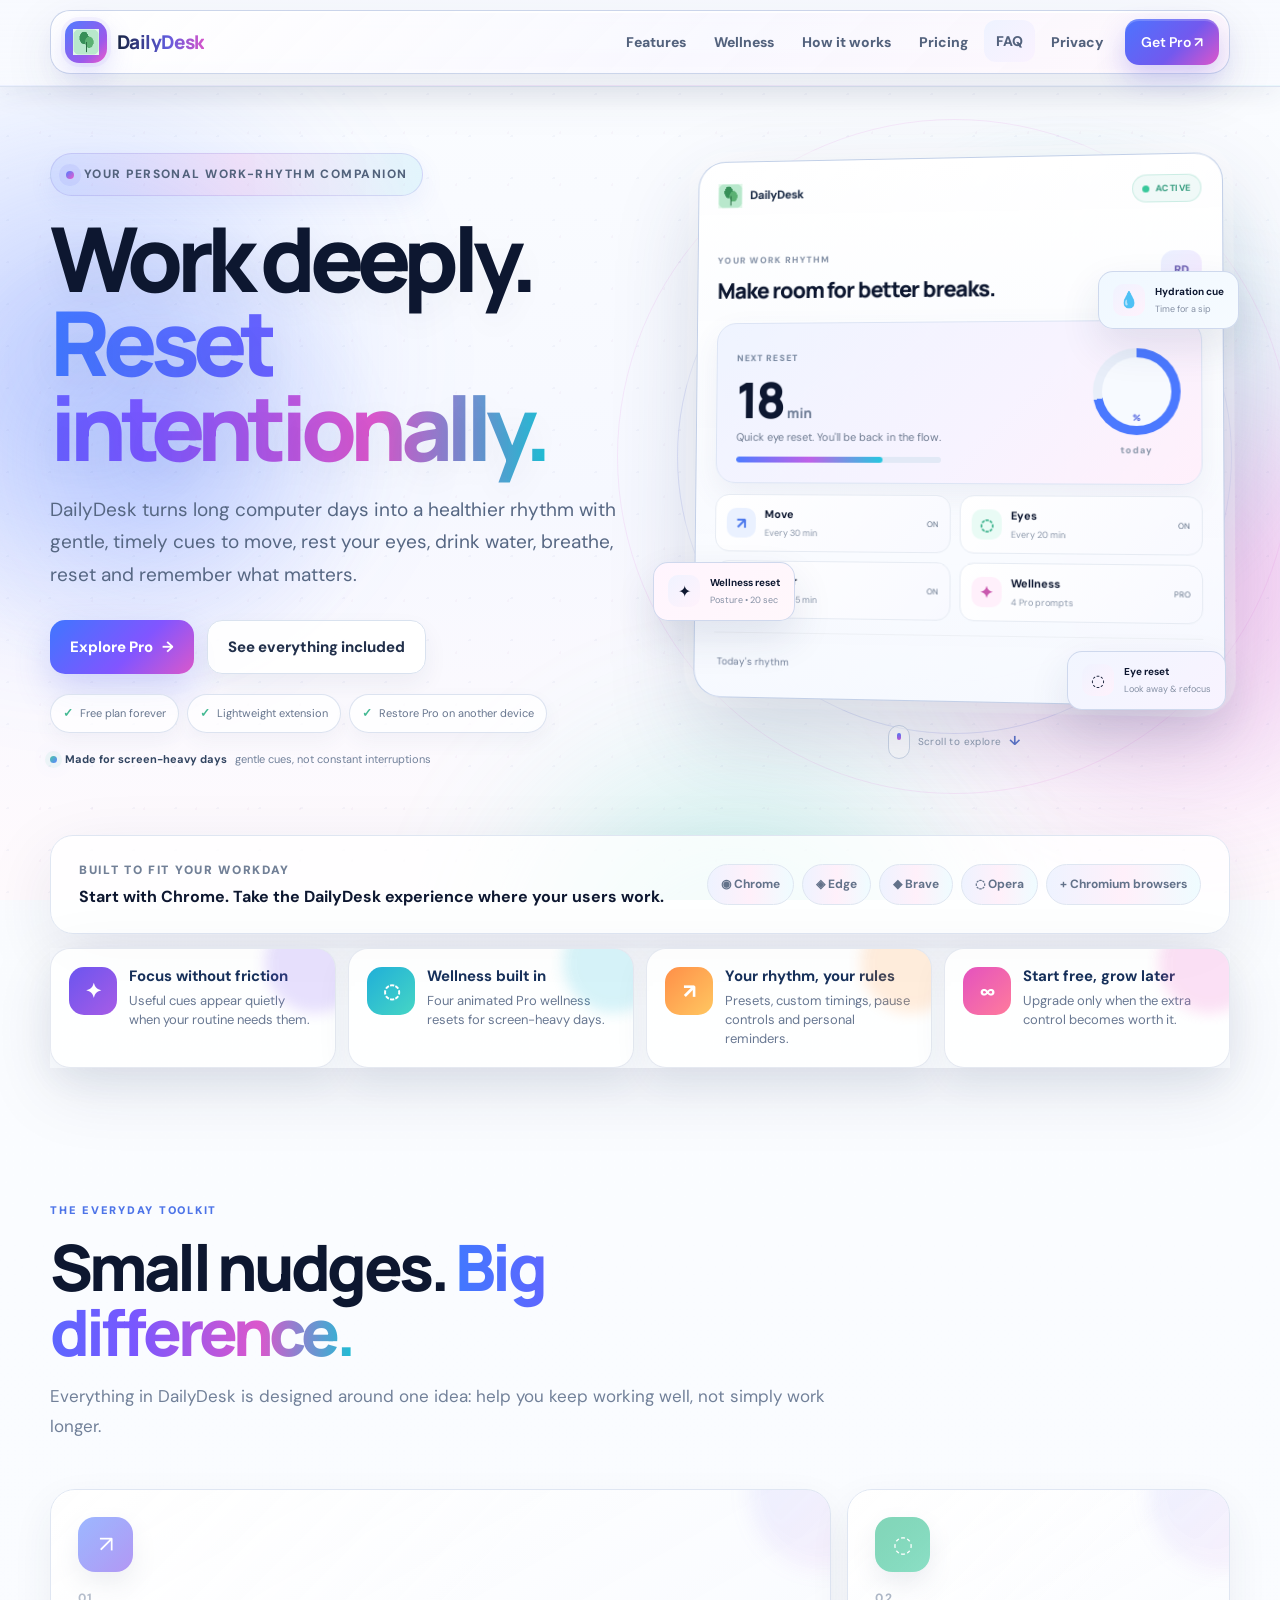
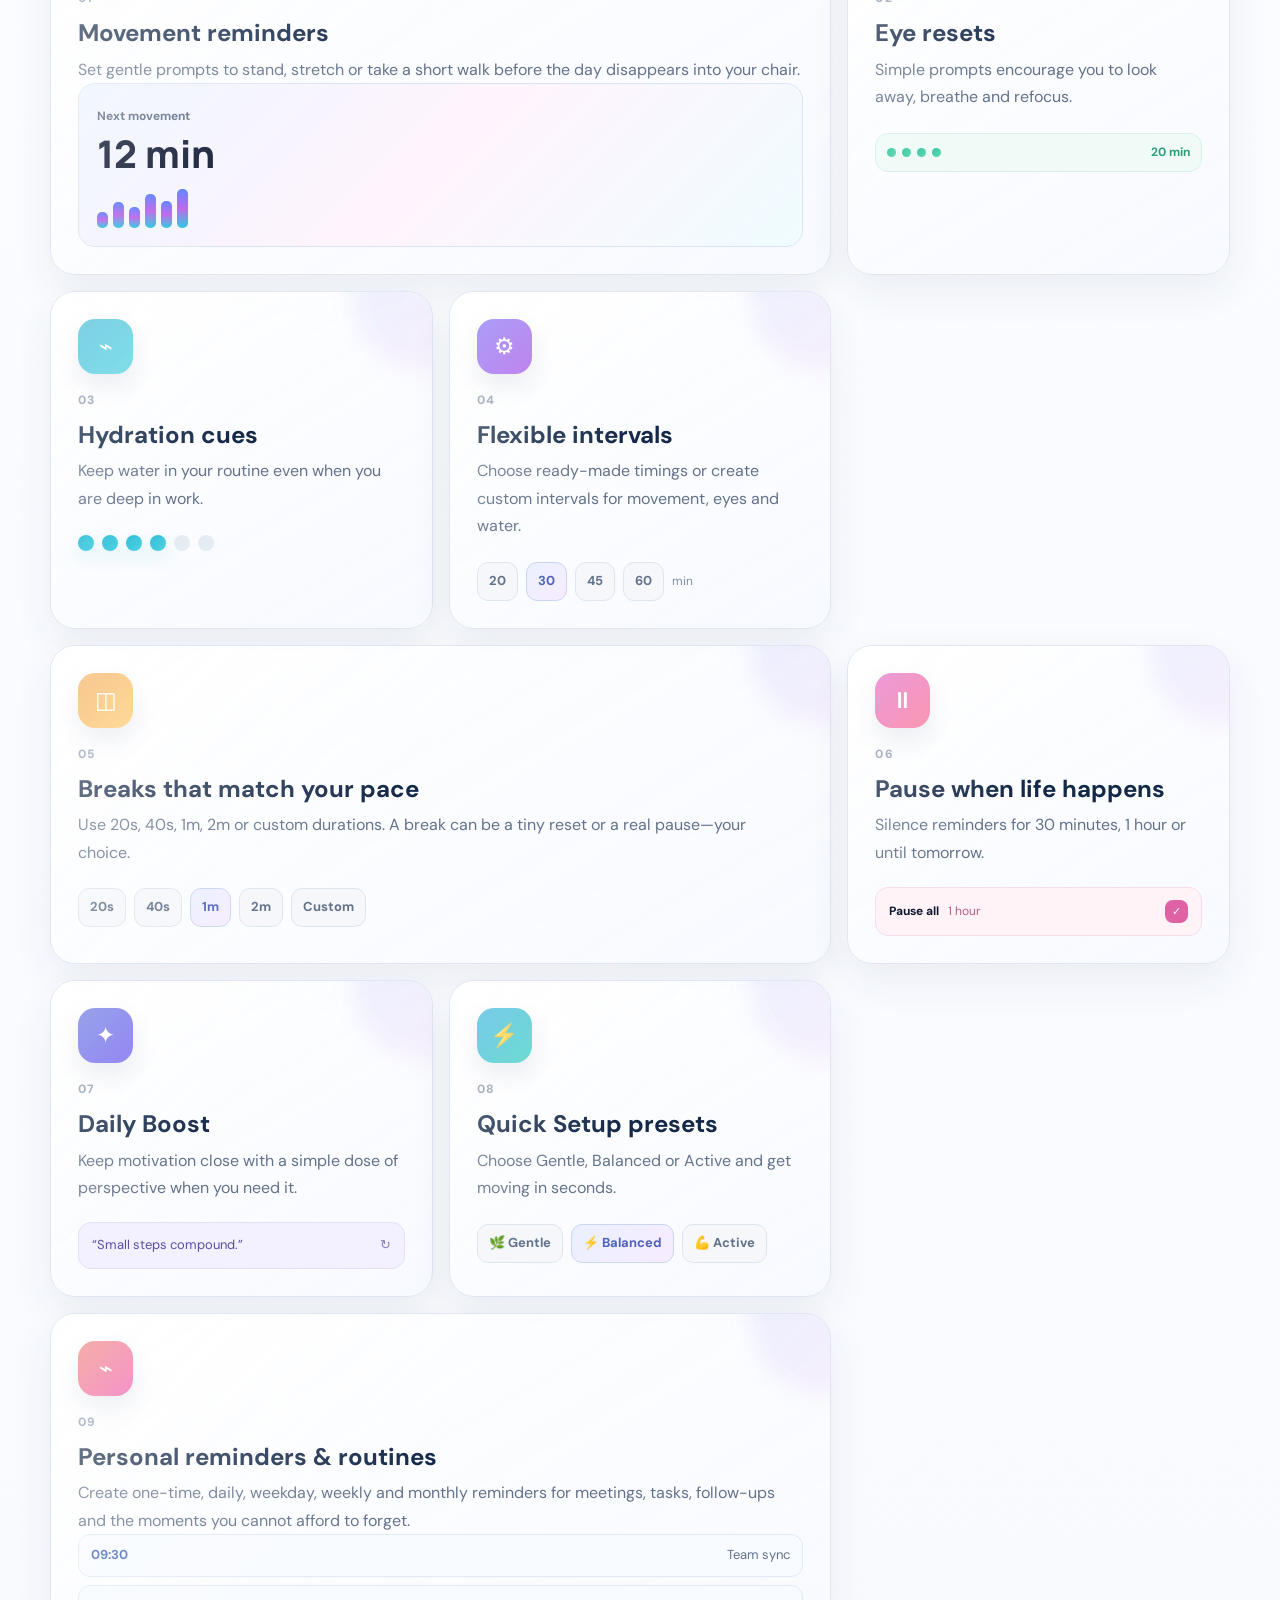
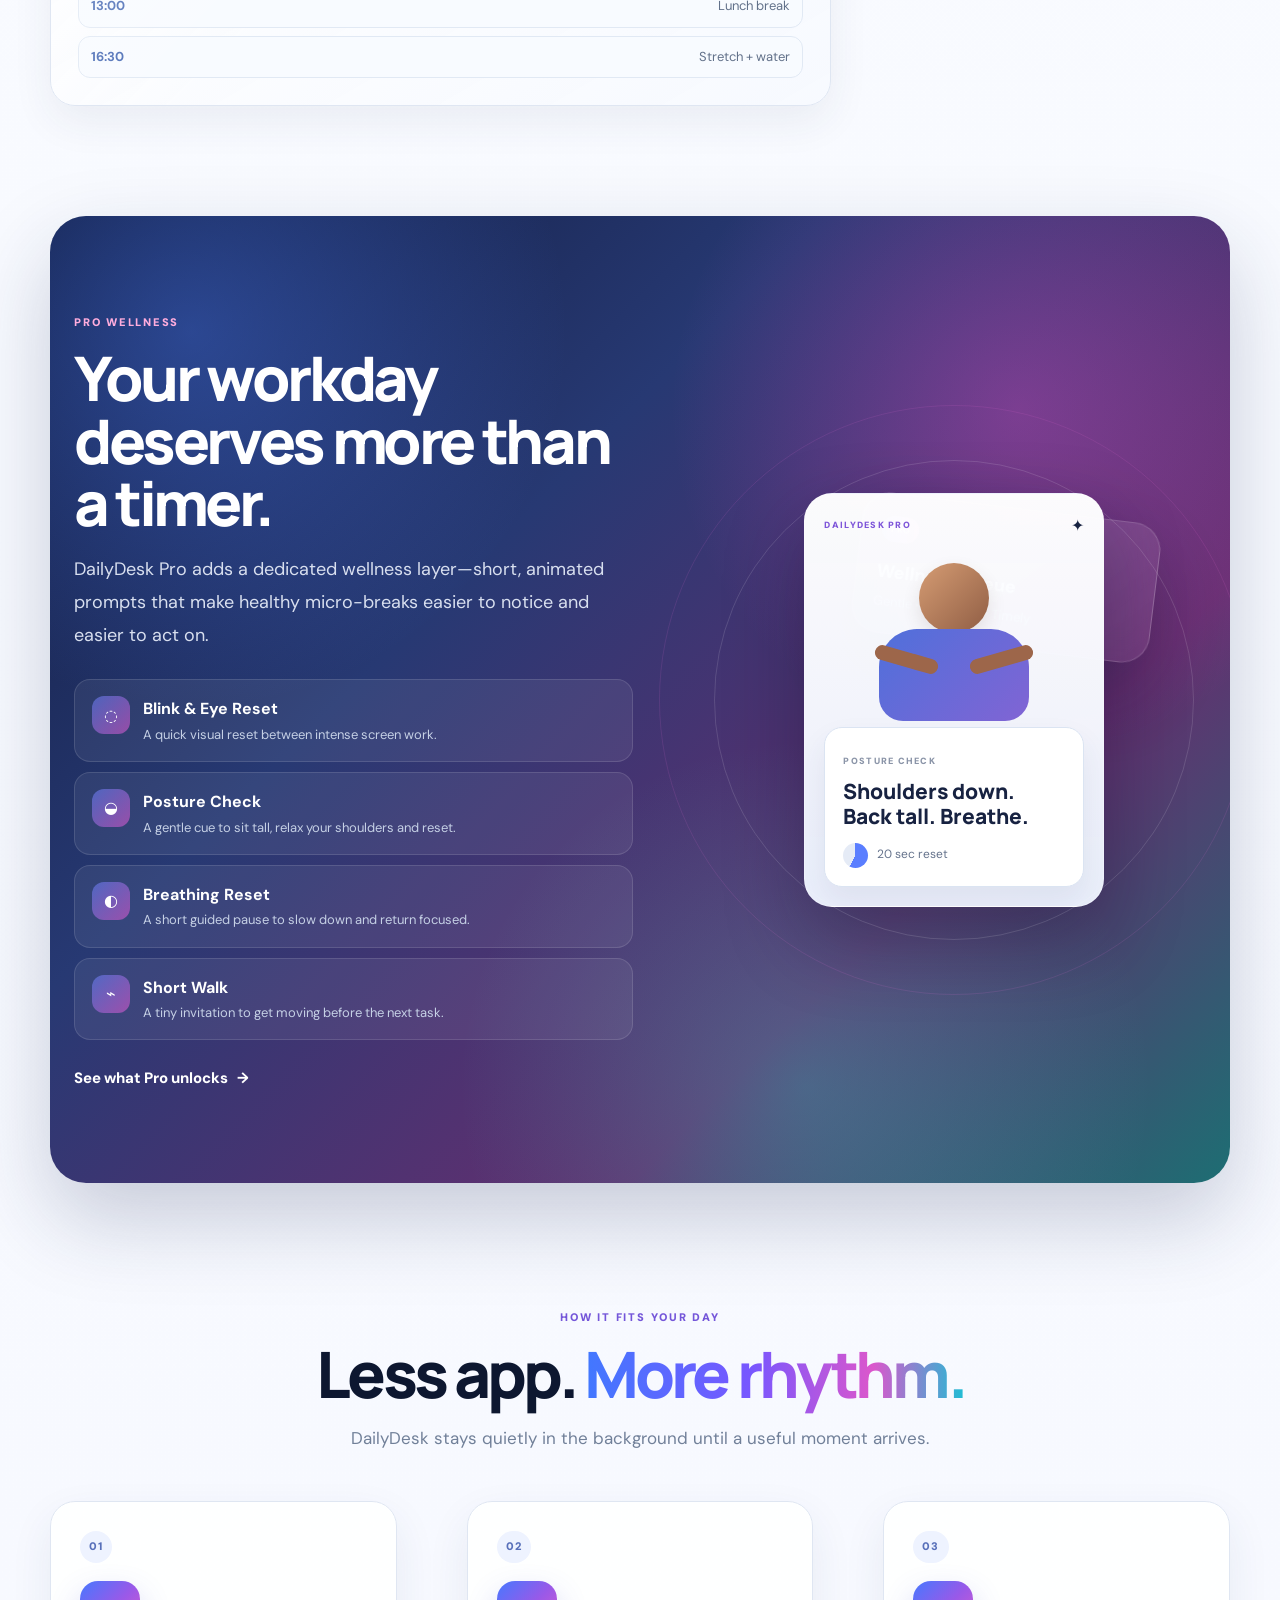
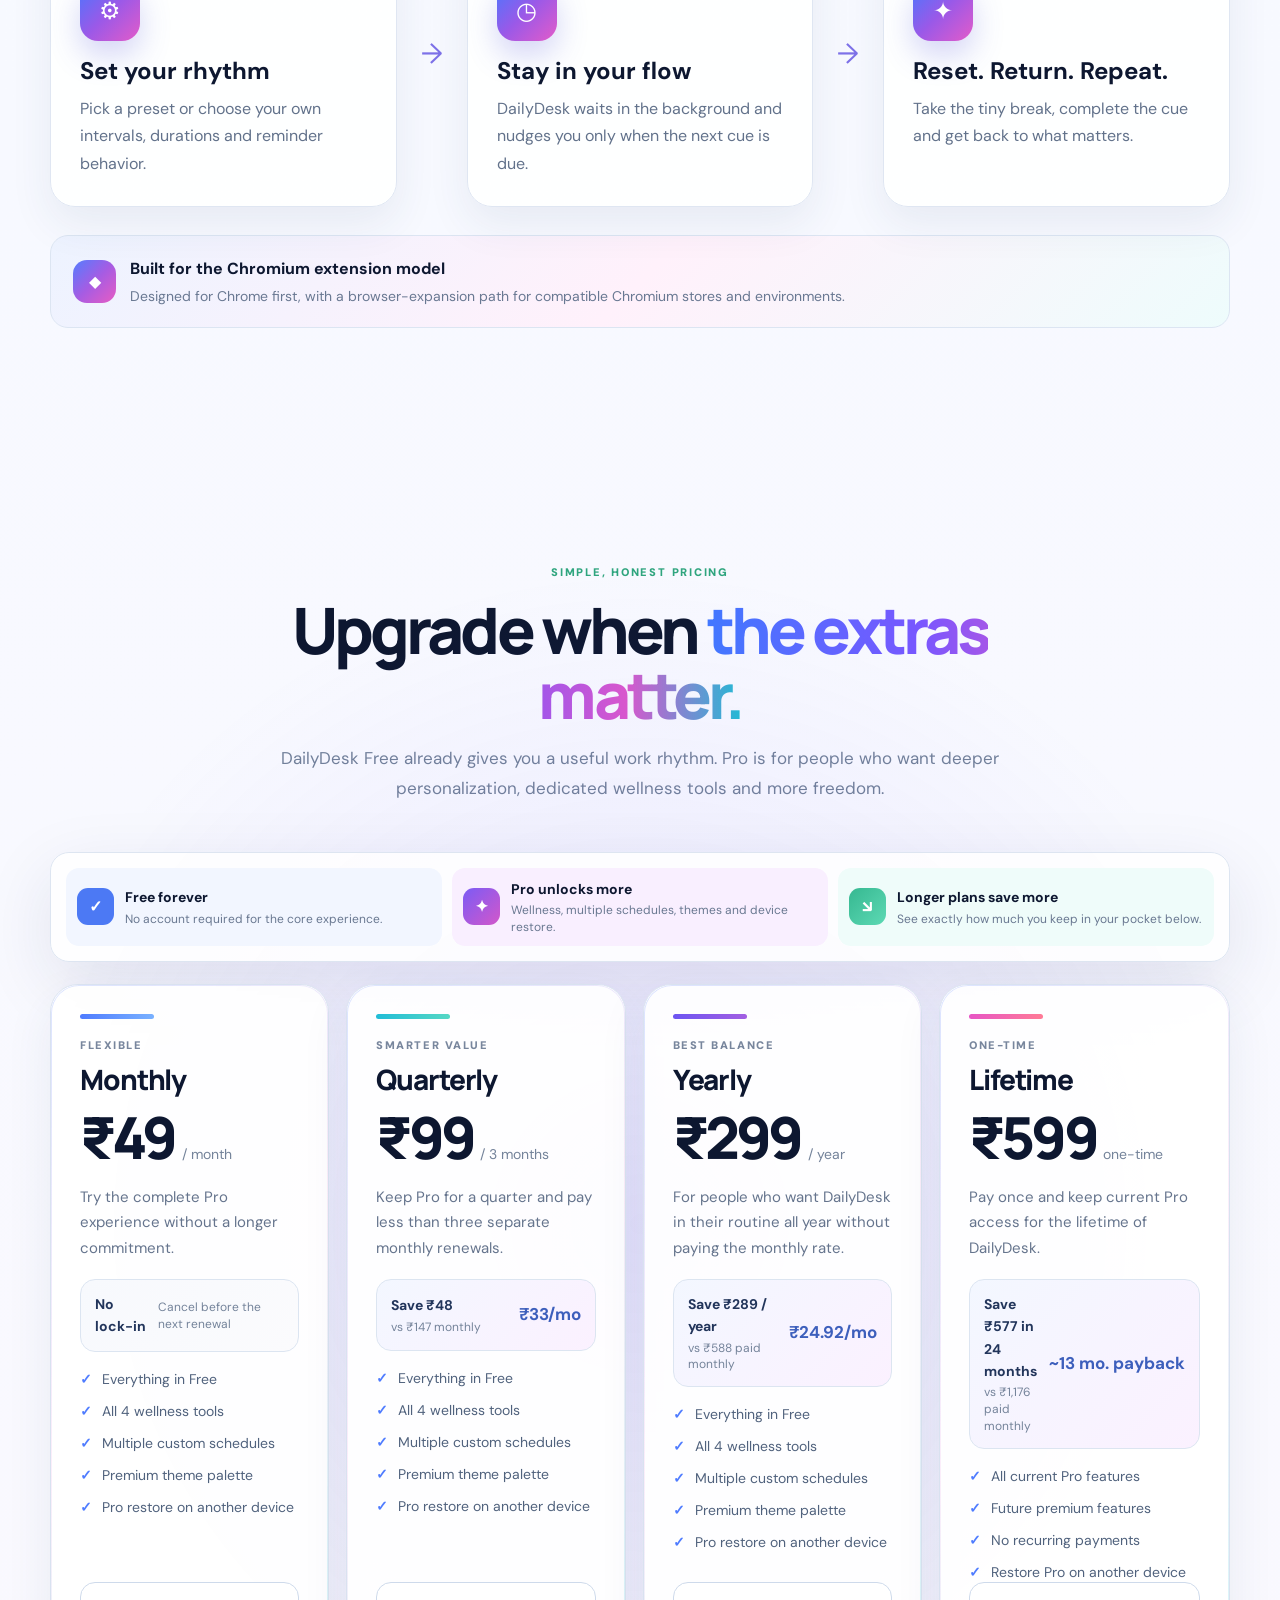
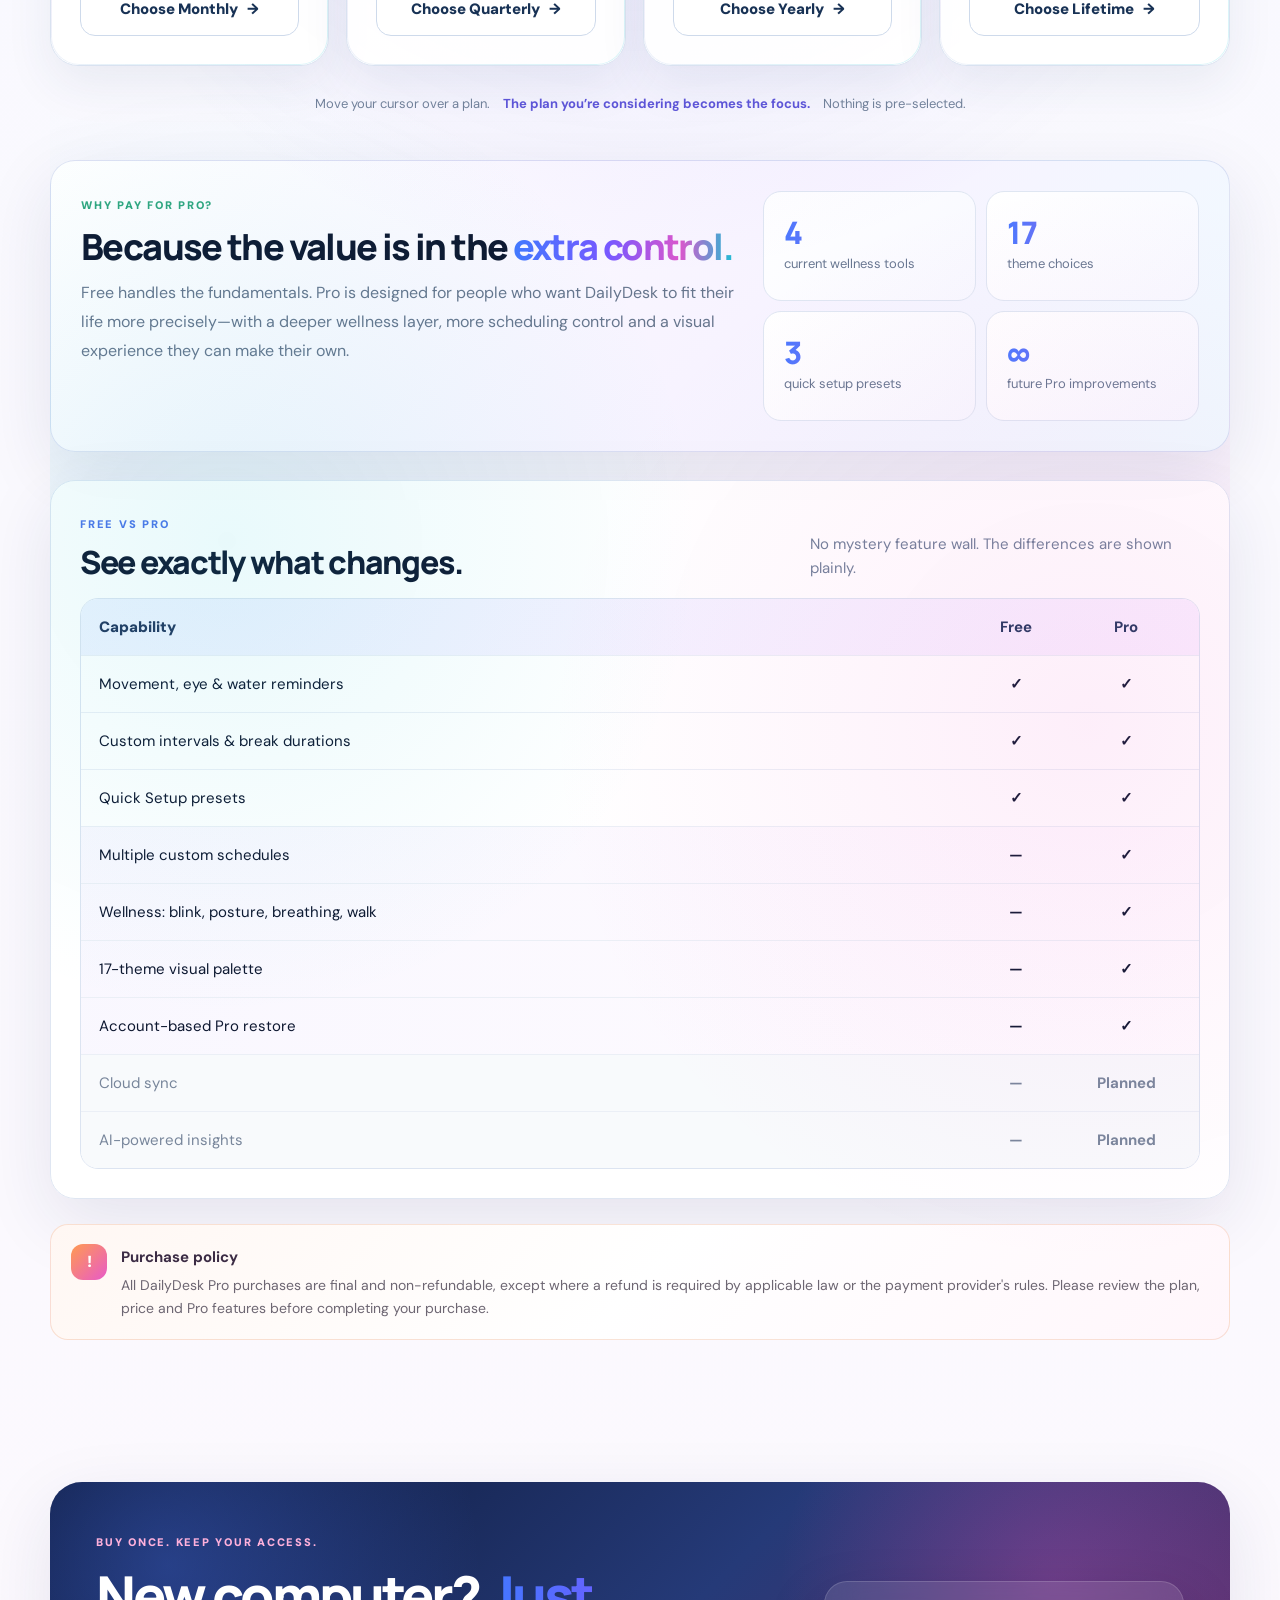
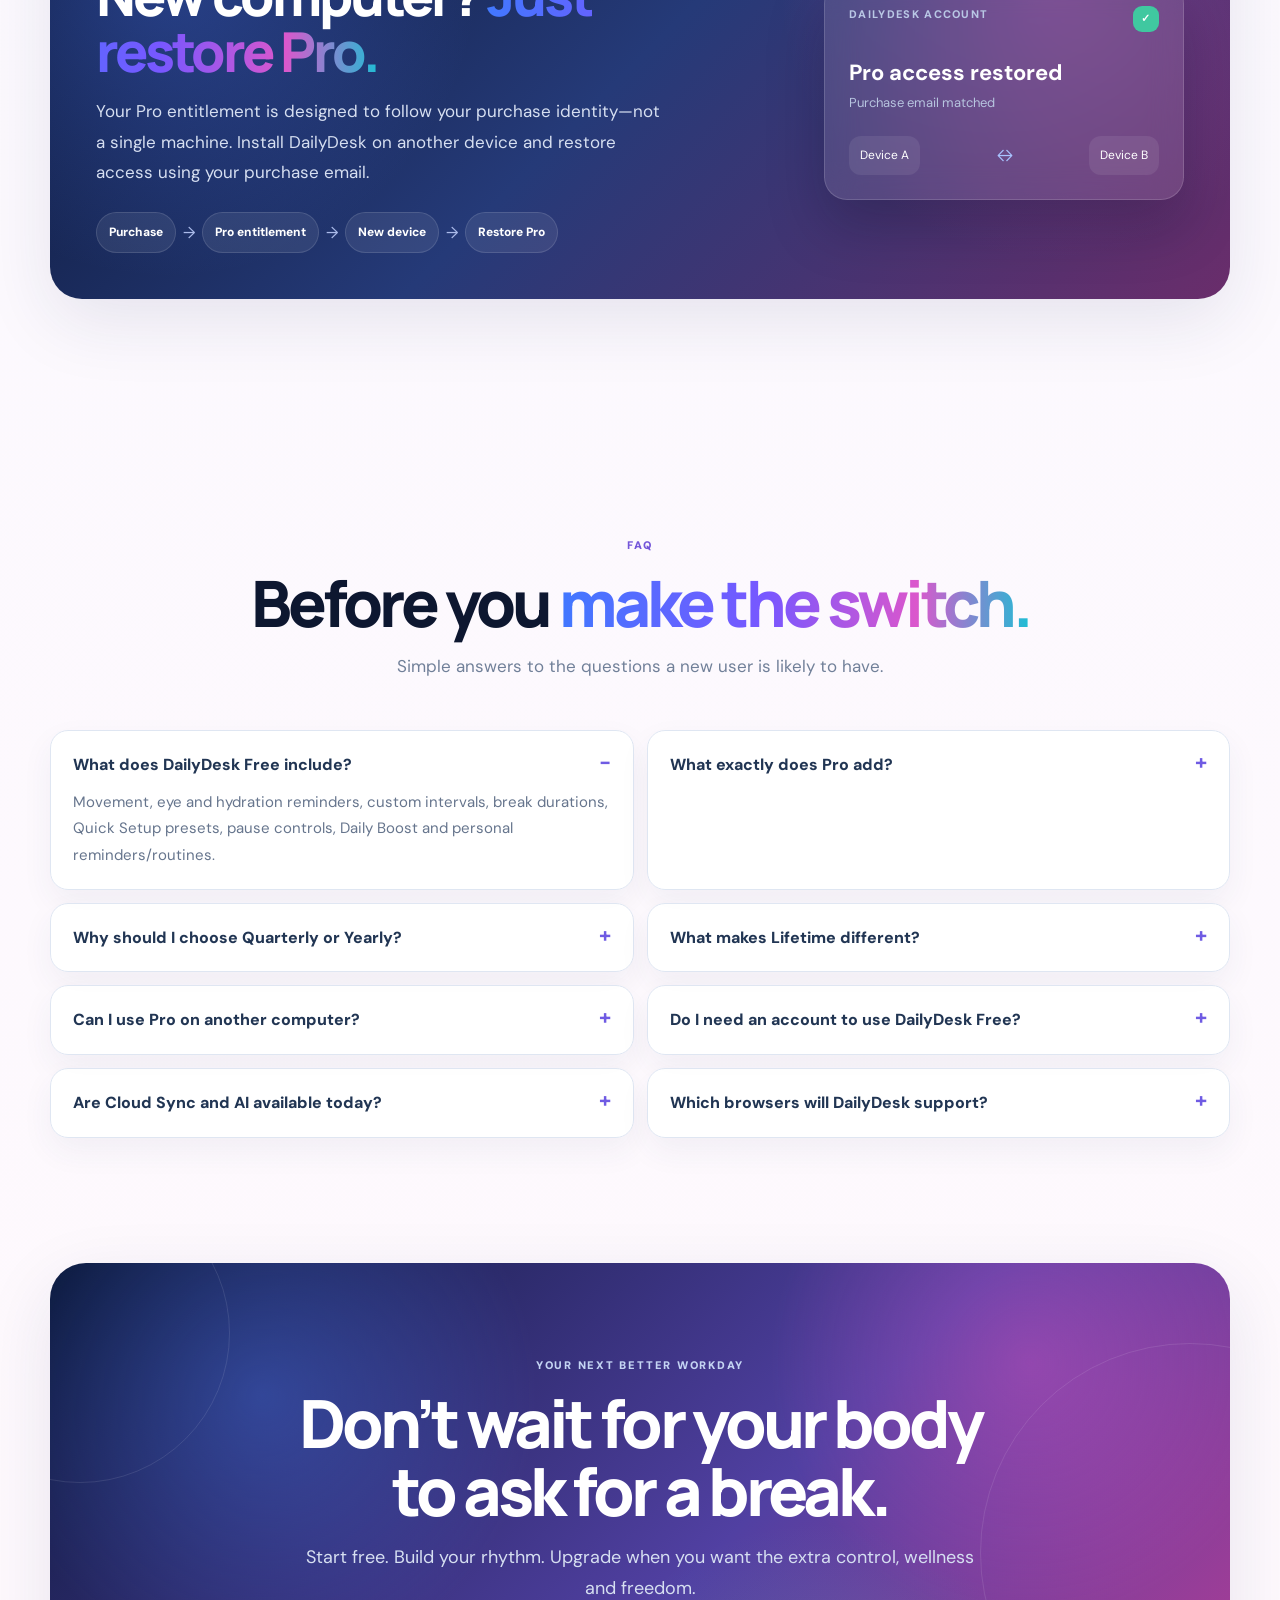
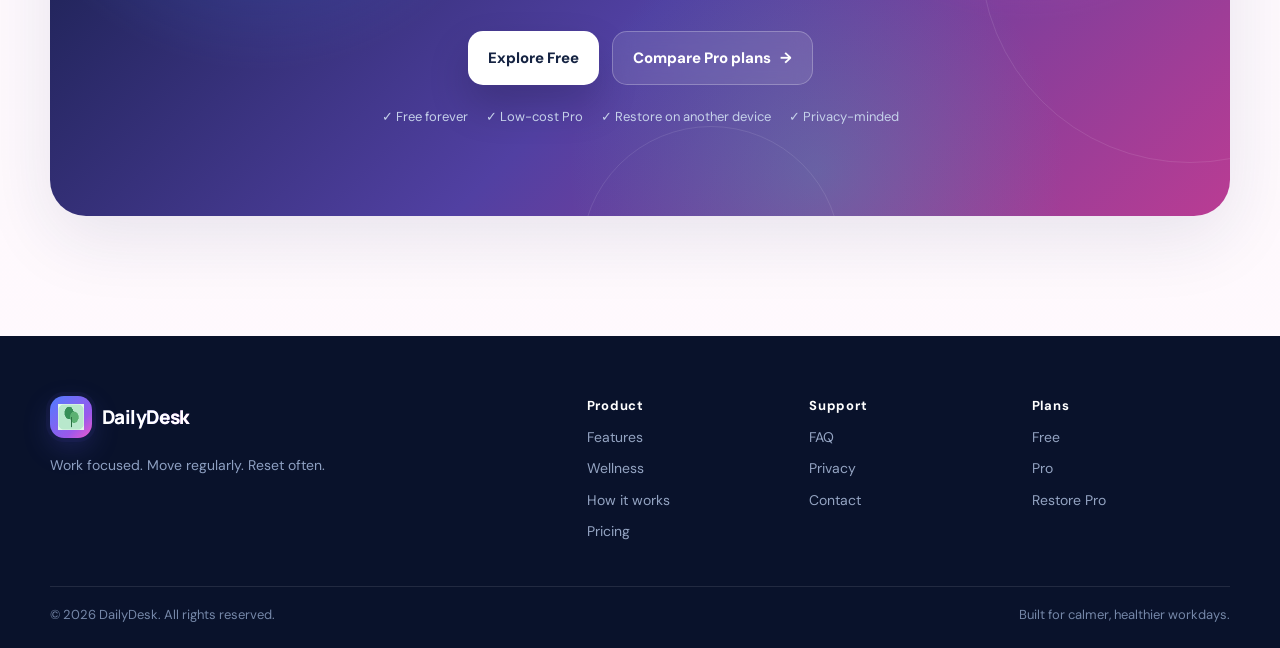
<file: index.html>
<!doctype html>
<html lang="en">
<head>
  <meta charset="utf-8">
  <meta name="viewport" content="width=device-width, initial-scale=1">
  <meta name="description" content="DailyDesk helps you build a healthier, more focused work rhythm with gentle movement, eye, hydration, wellness and personal reminders.">
  <meta name="theme-color" content="#09122b">
  <title>DailyDesk — A better work rhythm, one small cue at a time.</title>
  <link rel="icon" href="icon128.png">
  <link rel="preconnect" href="https://fonts.googleapis.com">
  <link rel="preconnect" href="https://fonts.gstatic.com" crossorigin>
  <link href="https://fonts.googleapis.com/css2?family=DM+Sans:wght@400;500;600;700&family=Manrope:wght@700;800&display=swap" rel="stylesheet">
  <link rel="stylesheet" href="styles.css">
</head>
<body>
  <div class="scroll-progress" id="scrollProgress" aria-hidden="true"></div>
  <div class="site-bg" aria-hidden="true">
    <div class="mesh mesh-1"></div><div class="mesh mesh-2"></div><div class="mesh mesh-3"></div>
    <div class="stars"></div>
  </div>

  <header class="header" id="top">
    <div class="nav-wrap">
      <a class="brand" href="#top" aria-label="DailyDesk home">
        <span class="brand-icon"><img src="icon48.png" alt=""></span>
        <span class="brand-name">DailyDesk</span>
      </a>
      <button class="menu-btn" id="menuBtn" aria-expanded="false" aria-controls="nav" aria-label="Open navigation"><span></span><span></span><span></span></button>
      <nav class="nav" id="nav">
        <a href="#features">Features</a>
        <a href="#wellness">Wellness</a>
        <a href="#how">How it works</a>
        <a href="#pricingGrid">Pricing</a>
        <a href="#faq">FAQ</a>
        <a href="privacy.html">Privacy</a>
        <a class="nav-button" href="#pricingGrid">Get Pro <span>↗</span></a>
      </nav>
    </div>
  </header>

  <main>
    <section class="hero section" aria-labelledby="hero-title">
      <div class="hero-copy reveal">
        <div class="pill gradient-pill"><span class="pulse"></span> YOUR PERSONAL WORK-RHYTHM COMPANION</div>
        <h1 id="hero-title">Work deeply.<br><span>Reset intentionally.</span></h1>
        <p class="hero-sub">DailyDesk turns long computer days into a healthier rhythm with gentle, timely cues to move, rest your eyes, drink water, breathe, reset and remember what matters.</p>
        <div class="hero-actions">
          <a class="button primary" href="#pricingGrid">Explore Pro <span>→</span></a>
          <a class="button secondary" href="#features">See everything included</a>
        </div>
        <div class="hero-proof">
          <div><b>✓</b> Free plan forever</div><div><b>✓</b> Lightweight extension</div><div><b>✓</b> Restore Pro on another device</div>
        </div>
        <div class="hero-note"><span class="hero-note-dot"></span><strong>Made for screen-heavy days</strong><span>gentle cues, not constant interruptions</span></div>
      </div>

      <div class="hero-art reveal delay-1" aria-label="DailyDesk interface preview">
        <div class="orbit orbit-a"></div><div class="orbit orbit-b"></div><div class="orbit orbit-c"></div>
        <div class="float-card float-water"><span>💧</span><div><b>Hydration cue</b><small>Time for a sip</small></div></div>
        <div class="float-card float-well"><span>✦</span><div><b>Wellness reset</b><small>Posture • 20 sec</small></div></div>
        <div class="float-card float-break"><span>◌</span><div><b>Eye reset</b><small>Look away & refocus</small></div></div>

        <div class="app-card">
          <div class="app-top">
            <div class="brand-mini"><img src="icon48.png" alt=""><span>DailyDesk</span></div>
            <div class="status"><i></i> ACTIVE</div>
          </div>
          <div class="greeting"><div><small>YOUR WORK RHYTHM</small><h3>Make room for better breaks.</h3></div><div class="avatar">RD</div></div>
          <div class="next-card">
            <div><small>NEXT RESET</small><strong>18<span>min</span></strong><p>Quick eye reset. You'll be back in the flow.</p><div class="track"><i></i></div></div>
            <div class="score"><div>72<span>%</span></div><small>today</small></div>
          </div>
          <div class="mini-grid">
            <div class="mini"><span class="ico ico-blue">↗</span><div><b>Move</b><small>Every 30 min</small></div><em>ON</em></div>
            <div class="mini"><span class="ico ico-mint">◌</span><div><b>Eyes</b><small>Every 20 min</small></div><em>ON</em></div>
            <div class="mini"><span class="ico ico-cyan">⌁</span><div><b>Water</b><small>Every 45 min</small></div><em>ON</em></div>
            <div class="mini"><span class="ico ico-pink">✦</span><div><b>Wellness</b><small>4 Pro prompts</small></div><em>PRO</em></div>
          </div>
          <div class="app-bottom"><div><span class="tiny-dot"></span> Today's rhythm</div><div class="bars" aria-hidden="true"><i style="--h:34%"></i><i style="--h:54%"></i><i style="--h:71%"></i><i style="--h:46%"></i><i style="--h:84%"></i><i style="--h:66%"></i><i style="--h:92%"></i><i style="--h:72%"></i></div></div>
        </div>
        <div class="hero-scroll-cue"><span></span> Scroll to explore <b>↓</b></div>
      </div>
    </section>

    <section class="brand-strip section reveal" aria-label="Browser positioning">
      <div class="strip-copy"><span class="mini-label">BUILT TO FIT YOUR WORKDAY</span><strong>Start with Chrome. Take the DailyDesk experience where your users work.</strong></div>
      <div class="browser-row"><span>◉ Chrome</span><span>◈ Edge</span><span>◆ Brave</span><span>◌ Opera</span><span>+ Chromium browsers</span></div>
    </section>

    <section class="value-ribbon section reveal" aria-label="DailyDesk highlights">
      <div class="value-tile violet"><span class="tile-icon">✦</span><div><b>Focus without friction</b><small>Useful cues appear quietly when your routine needs them.</small></div></div>
      <div class="value-tile cyan"><span class="tile-icon">◌</span><div><b>Wellness built in</b><small>Four animated Pro wellness resets for screen-heavy days.</small></div></div>
      <div class="value-tile orange"><span class="tile-icon">↗</span><div><b>Your rhythm, your rules</b><small>Presets, custom timings, pause controls and personal reminders.</small></div></div>
      <div class="value-tile pink"><span class="tile-icon">∞</span><div><b>Start free, grow later</b><small>Upgrade only when the extra control becomes worth it.</small></div></div>
    </section>

    <section id="features" class="section content-section">
      <div class="section-intro reveal"><span class="eyebrow blue">THE EVERYDAY TOOLKIT</span><h2>Small nudges. <span>Big difference.</span></h2><p>Everything in DailyDesk is designed around one idea: help you keep working well, not simply work longer.</p></div>
      <div class="feature-bento">
        <article class="feature feature-large reveal"><div class="feature-icon blue-icon">↗</div><div><span class="feature-number">01</span><h3>Movement reminders</h3><p>Set gentle prompts to stand, stretch or take a short walk before the day disappears into your chair.</p></div><div class="feature-ui"><b>Next movement</b><strong>12 min</strong><div class="spark"><i style="--h:35%"></i><i style="--h:58%"></i><i style="--h:48%"></i><i style="--h:78%"></i><i style="--h:62%"></i><i style="--h:88%"></i></div></div></article>
        <article class="feature reveal delay-1"><div class="feature-icon mint-icon">◌</div><span class="feature-number">02</span><h3>Eye resets</h3><p>Simple prompts encourage you to look away, breathe and refocus.</p><div class="progress-chip"><span></span><span></span><span></span><span></span><b>20 min</b></div></article>
        <article class="feature reveal delay-2"><div class="feature-icon aqua-icon">⌁</div><span class="feature-number">03</span><h3>Hydration cues</h3><p>Keep water in your routine even when you are deep in work.</p><div class="water-dots"><i></i><i></i><i></i><i></i><i class="muted"></i><i class="muted"></i></div></article>
        <article class="feature reveal"><div class="feature-icon violet-icon">⚙</div><span class="feature-number">04</span><h3>Flexible intervals</h3><p>Choose ready-made timings or create custom intervals for movement, eyes and water.</p><div class="choice-row"><span>20</span><span class="active">30</span><span>45</span><span>60</span><small>min</small></div></article>
        <article class="feature wide reveal delay-1"><div class="feature-icon amber-icon">◫</div><div class="wide-copy"><span class="feature-number">05</span><h3>Breaks that match your pace</h3><p>Use 20s, 40s, 1m, 2m or custom durations. A break can be a tiny reset or a real pause—your choice.</p></div><div class="duration-row"><span>20s</span><span>40s</span><span class="active">1m</span><span>2m</span><span>Custom</span></div></article>
        <article class="feature reveal"><div class="feature-icon pink-icon">⏸</div><span class="feature-number">06</span><h3>Pause when life happens</h3><p>Silence reminders for 30 minutes, 1 hour or until tomorrow.</p><div class="pause-demo"><b>Pause all</b><span>1 hour</span><i>✓</i></div></article>
        <article class="feature reveal delay-1"><div class="feature-icon indigo-icon">✦</div><span class="feature-number">07</span><h3>Daily Boost</h3><p>Keep motivation close with a simple dose of perspective when you need it.</p><blockquote>“Small steps compound.” <span>↻</span></blockquote></article>
        <article class="feature reveal delay-2"><div class="feature-icon cyan-icon">⚡</div><span class="feature-number">08</span><h3>Quick Setup presets</h3><p>Choose Gentle, Balanced or Active and get moving in seconds.</p><div class="preset-row"><span>🌿 Gentle</span><span class="active">⚡ Balanced</span><span>💪 Active</span></div></article>
        <article class="feature feature-wide2 reveal"><div class="feature-icon coral-icon">⌁</div><div><span class="feature-number">09</span><h3>Personal reminders & routines</h3><p>Create one-time, daily, weekday, weekly and monthly reminders for meetings, tasks, follow-ups and the moments you cannot afford to forget.</p></div><div class="routine-list"><span><b>09:30</b> Team sync</span><span><b>13:00</b> Lunch break</span><span><b>16:30</b> Stretch + water</span></div></article>
      </div>
    </section>

    <section id="wellness" class="section wellness-section">
      <div class="wellness-glow"></div>
      <div class="wellness-grid section">
        <div class="wellness-copy reveal"><span class="eyebrow pink">PRO WELLNESS</span><h2>Your workday deserves more than a timer.</h2><p>DailyDesk Pro adds a dedicated wellness layer—short, animated prompts that make healthy micro-breaks easier to notice and easier to act on.</p>
          <div class="wellness-items">
            <div><span>◌</span><div><b>Blink & Eye Reset</b><small>A quick visual reset between intense screen work.</small></div></div>
            <div><span>◒</span><div><b>Posture Check</b><small>A gentle cue to sit tall, relax your shoulders and reset.</small></div></div>
            <div><span>◐</span><div><b>Breathing Reset</b><small>A short guided pause to slow down and return focused.</small></div></div>
            <div><span>⌁</span><div><b>Short Walk</b><small>A tiny invitation to get moving before the next task.</small></div></div>
          </div>
          <a class="light-link" href="#pricingGrid">See what Pro unlocks <span>→</span></a>
        </div>
        <div class="wellness-art reveal delay-1">
          <div class="well-card back-card"><span>PRO</span><b>Wellness queue</b><small>Gentle • Animated • Timely</small></div>
          <div class="well-card main-card"><div class="well-top"><span class="well-pro">DAILYDESK PRO</span><span>✦</span></div><div class="person"><div class="person-head"></div><div class="person-body"></div><div class="person-arm a1"></div><div class="person-arm a2"></div></div><div class="well-message"><small>POSTURE CHECK</small><strong>Shoulders down.<br>Back tall. Breathe.</strong><div class="well-timer"><i></i><span>20 sec reset</span></div></div></div>
          <div class="well-orbit orbit-w1"></div><div class="well-orbit orbit-w2"></div>
        </div>
      </div>
    </section>

    <section id="how" class="section how-section">
      <div class="section-intro center reveal"><span class="eyebrow violet">HOW IT FITS YOUR DAY</span><h2>Less app. <span>More rhythm.</span></h2><p>DailyDesk stays quietly in the background until a useful moment arrives.</p></div>
      <div class="how-grid">
        <article class="how-card reveal"><span class="step">01</span><div class="how-icon">⚙</div><h3>Set your rhythm</h3><p>Pick a preset or choose your own intervals, durations and reminder behavior.</p></article>
        <div class="connector"><span>→</span></div>
        <article class="how-card reveal delay-1"><span class="step">02</span><div class="how-icon">◷</div><h3>Stay in your flow</h3><p>DailyDesk waits in the background and nudges you only when the next cue is due.</p></article>
        <div class="connector"><span>→</span></div>
        <article class="how-card reveal delay-2"><span class="step">03</span><div class="how-icon">✦</div><h3>Reset. Return. Repeat.</h3><p>Take the tiny break, complete the cue and get back to what matters.</p></article>
      </div>
      <div class="browser-note reveal"><div class="browser-icon">◆</div><div><b>Built for the Chromium extension model</b><span>Designed for Chrome first, with a browser-expansion path for compatible Chromium stores and environments.</span></div></div>
    </section>

    <section id="pricing" class="section pricing-section">
      <div class="pricing-bg"></div>
      <div class="section-intro center reveal"><span class="eyebrow green">SIMPLE, HONEST PRICING</span><h2>Upgrade when <span>the extras matter.</span></h2><p>DailyDesk Free already gives you a useful work rhythm. Pro is for people who want deeper personalization, dedicated wellness tools and more freedom.</p></div>

      <div class="pricing-value-bar reveal">
        <div><span class="vicon">✓</span><div><b>Free forever</b><small>No account required for the core experience.</small></div></div>
        <div><span class="vicon pro">✦</span><div><b>Pro unlocks more</b><small>Wellness, multiple schedules, themes and device restore.</small></div></div>
        <div><span class="vicon save">↘</span><div><b>Longer plans save more</b><small>See exactly how much you keep in your pocket below.</small></div></div>
      </div>

      <div class="pricing-grid" id="pricingGrid">
        <article class="price-card" data-plan="monthly" tabindex="0">
          <div class="card-accent accent-blue"></div><div class="plan-kicker">FLEXIBLE</div><h3>Monthly</h3><div class="price"><strong>₹49</strong><span>/ month</span></div><p>Try the complete Pro experience without a longer commitment.</p>
          <div class="save-box neutral"><b>No lock-in</b><span>Cancel before the next renewal</span></div>
          <ul><li>Everything in Free</li><li>All 4 wellness tools</li><li>Multiple custom schedules</li><li>Premium theme palette</li><li>Pro restore on another device</li></ul>
          <a class="plan-btn" href="https://rzp.io/rzp/QDwV9OT" target="_blank" rel="noopener noreferrer">Choose Monthly <span>→</span></a>
        </article>

        <article class="price-card" data-plan="quarterly" tabindex="0">
          <div class="card-accent accent-cyan"></div><div class="plan-kicker">SMARTER VALUE</div><h3>Quarterly</h3><div class="price"><strong>₹99</strong><span>/ 3 months</span></div><p>Keep Pro for a quarter and pay less than three separate monthly renewals.</p>
          <div class="save-box"><div><b>Save ₹48</b><span>vs ₹147 monthly</span></div><strong>₹33/mo</strong></div>
          <ul><li>Everything in Free</li><li>All 4 wellness tools</li><li>Multiple custom schedules</li><li>Premium theme palette</li><li>Pro restore on another device</li></ul>
          <a class="plan-btn" href="https://rzp.io/rzp/4hUdMe2Q" target="_blank" rel="noopener noreferrer">Choose Quarterly <span>→</span></a>
        </article>

        <article class="price-card" data-plan="yearly" tabindex="0">
          <div class="card-accent accent-violet"></div><div class="plan-kicker">BEST BALANCE</div><h3>Yearly</h3><div class="price"><strong>₹299</strong><span>/ year</span></div><p>For people who want DailyDesk in their routine all year without paying the monthly rate.</p>
          <div class="save-box"><div><b>Save ₹289 / year</b><span>vs ₹588 paid monthly</span></div><strong>₹24.92/mo</strong></div>
          <ul><li>Everything in Free</li><li>All 4 wellness tools</li><li>Multiple custom schedules</li><li>Premium theme palette</li><li>Pro restore on another device</li></ul>
          <a class="plan-btn" href="https://rzp.io/rzp/Dy2aQn9" target="_blank" rel="noopener noreferrer">Choose Yearly <span>→</span></a>
        </article>

        <article class="price-card" data-plan="lifetime" tabindex="0">
          <div class="card-accent accent-pink"></div><div class="plan-kicker">ONE-TIME</div><h3>Lifetime</h3><div class="price"><strong>₹599</strong><span>one-time</span></div><p>Pay once and keep current Pro access for the lifetime of DailyDesk.</p>
          <div class="save-box"><div><b>Save ₹577 in 24 months</b><span>vs ₹1,176 paid monthly</span></div><strong>~13 mo. payback</strong></div>
          <ul><li>All current Pro features</li><li>Future premium features</li><li>No recurring payments</li><li>Restore Pro on another device</li><li>Lifetime access while DailyDesk exists</li></ul>
          <a class="plan-btn" href="https://rzp.io/rzp/7KR9Uku" target="_blank" rel="noopener noreferrer">Choose Lifetime <span>→</span></a>
        </article>
      </div>

      <div class="hover-hint reveal"><span>Move your cursor over a plan.</span><b>The plan you’re considering becomes the focus.</b><span>Nothing is pre-selected.</span></div>

      <div class="pricing-reason reveal">
        <div class="reason-copy"><span class="eyebrow green">WHY PAY FOR PRO?</span><h3>Because the value is in the <span>extra control.</span></h3><p>Free handles the fundamentals. Pro is designed for people who want DailyDesk to fit their life more precisely—with a deeper wellness layer, more scheduling control and a visual experience they can make their own.</p></div>
        <div class="reason-grid">
          <div><b>4</b><span>current wellness tools</span></div><div><b>17</b><span>theme choices</span></div><div><b>3</b><span>quick setup presets</span></div><div><b>∞</b><span>future Pro improvements</span></div>
        </div>
      </div>

      <div class="compare reveal">
        <div class="compare-head"><div><span class="eyebrow blue">FREE VS PRO</span><h3>See exactly what changes.</h3></div><p>No mystery feature wall. The differences are shown plainly.</p></div>
        <div class="compare-table">
          <div class="compare-row head"><span>Capability</span><b>Free</b><b>Pro</b></div>
          <div class="compare-row"><span>Movement, eye & water reminders</span><b>✓</b><b>✓</b></div>
          <div class="compare-row"><span>Custom intervals & break durations</span><b>✓</b><b>✓</b></div>
          <div class="compare-row"><span>Quick Setup presets</span><b>✓</b><b>✓</b></div>
          <div class="compare-row pro-row"><span>Multiple custom schedules</span><b>—</b><b>✓</b></div>
          <div class="compare-row pro-row"><span>Wellness: blink, posture, breathing, walk</span><b>—</b><b>✓</b></div>
          <div class="compare-row pro-row"><span>17-theme visual palette</span><b>—</b><b>✓</b></div>
          <div class="compare-row pro-row"><span>Account-based Pro restore</span><b>—</b><b>✓</b></div>
          <div class="compare-row planned"><span>Cloud sync</span><b>—</b><b>Planned</b></div>
          <div class="compare-row planned"><span>AI-powered insights</span><b>—</b><b>Planned</b></div>
        </div>
      </div>
      <div class="purchase-note reveal">
        <div class="purchase-note-icon">!</div>
        <div><strong>Purchase policy</strong><p>All DailyDesk Pro purchases are final and non-refundable, except where a refund is required by applicable law or the payment provider's rules. Please review the plan, price and Pro features before completing your purchase.</p></div>
      </div>

    </section>

    <section class="section restore-section reveal" aria-label="Restore Pro">
      <div class="restore-card">
        <div class="restore-copy"><span class="eyebrow pink">BUY ONCE. KEEP YOUR ACCESS.</span><h2>New computer? <span>Just restore Pro.</span></h2><p>Your Pro entitlement is designed to follow your purchase identity—not a single machine. Install DailyDesk on another device and restore access using your purchase email.</p><div class="restore-steps"><span>Purchase</span><i>→</i><span>Pro entitlement</span><i>→</i><span>New device</span><i>→</i><span>Restore Pro</span></div></div>
        <div class="restore-demo"><div class="restore-top"><span>DAILYDESK ACCOUNT</span><b>✓</b></div><strong>Pro access restored</strong><small>Purchase email matched</small><div class="device-line"><span>Device A</span><i>↔</i><span>Device B</span></div></div>
      </div>
    </section>

    <section id="faq" class="section faq-section">
      <div class="section-intro center reveal"><span class="eyebrow violet">FAQ</span><h2>Before you <span>make the switch.</span></h2><p>Simple answers to the questions a new user is likely to have.</p></div>
      <div class="faq-grid">
        <details class="reveal" open><summary>What does DailyDesk Free include?</summary><p>Movement, eye and hydration reminders, custom intervals, break durations, Quick Setup presets, pause controls, Daily Boost and personal reminders/routines.</p></details>
        <details class="reveal delay-1"><summary>What exactly does Pro add?</summary><p>Pro adds the four current wellness tools, multiple custom schedules, the 17-theme visual palette and account-based Pro restore, plus future premium improvements as they are released.</p></details>
        <details class="reveal delay-2"><summary>Why should I choose Quarterly or Yearly?</summary><p>Longer plans reduce the effective monthly cost. Quarterly saves ₹48 versus three monthly payments; Yearly saves ₹289 versus twelve monthly payments.</p></details>
        <details class="reveal"><summary>What makes Lifetime different?</summary><p>Lifetime is a one-time ₹599 purchase with no recurring payment. Compared with paying ₹49 monthly, it saves ₹577 over 24 months and reaches its payback point in roughly 13 months.</p></details>
        <details class="reveal delay-1"><summary>Can I use Pro on another computer?</summary><p>Yes—the account-based design is intended to let you restore an active Pro entitlement on another device using the purchase email.</p></details>
        <details class="reveal delay-2"><summary>Do I need an account to use DailyDesk Free?</summary><p>No. The Free experience remains designed to work without an account.</p></details>
        <details class="reveal"><summary>Are Cloud Sync and AI available today?</summary><p>Not yet. They are planned features and are clearly labelled as planned on this website.</p></details>
        <details class="reveal delay-1"><summary>Which browsers will DailyDesk support?</summary><p>DailyDesk is being built around the Chromium extension model, starting with Chrome and targeting compatible Chromium browsers next. Each browser store may have its own publishing and compatibility requirements.</p></details>
      </div>
    </section>

    <section id="contact" class="section final-section reveal">
      <div class="final-card">
        <div class="final-orb orb-1"></div><div class="final-orb orb-2"></div><div class="final-orb orb-3"></div>
        <span class="eyebrow light">YOUR NEXT BETTER WORKDAY</span>
        <h2>Don’t wait for your body<br>to ask for a break.</h2>
        <p>Start free. Build your rhythm. Upgrade when you want the extra control, wellness and freedom.</p>
        <div class="hero-actions centered"><a class="button light-btn" href="#features">Explore Free</a><a class="button glass-btn" href="#pricingGrid">Compare Pro plans <span>→</span></a></div>
        <div class="final-proof"><span>✓ Free forever</span><span>✓ Low-cost Pro</span><span>✓ Restore on another device</span><span>✓ Privacy-minded</span></div>
      </div>
    </section>
  </main>

  <footer class="footer">
    <div class="footer-main section">
      <div class="footer-brand"><a class="brand" href="#top"><span class="brand-icon"><img src="icon48.png" alt=""></span><span class="brand-name">DailyDesk</span></a><p>Work focused. Move regularly. Reset often.</p></div>
      <div class="footer-links"><div><b>Product</b><a href="#features">Features</a><a href="#wellness">Wellness</a><a href="#how">How it works</a><a href="#pricingGrid">Pricing</a></div><div><b>Support</b><a href="#faq">FAQ</a><a href="privacy.html">Privacy</a><a href="mailto:YOUR-EMAIL@example.com">Contact</a></div><div><b>Plans</b><a href="#pricingGrid">Free</a><a href="#pricingGrid">Pro</a><a href="#pricingGrid">Restore Pro</a></div></div>
    </div>
    <div class="footer-bottom section"><span>© 2026 DailyDesk. All rights reserved.</span><span>Built for calmer, healthier workdays.</span></div>
  </footer>

  <script>
    const menuBtn = document.getElementById('menuBtn');
    const nav = document.getElementById('nav');
    menuBtn?.addEventListener('click', () => {
      const open = nav.classList.toggle('open');
      menuBtn.setAttribute('aria-expanded', String(open));
    });
    nav?.querySelectorAll('a').forEach(a => a.addEventListener('click', () => {
      nav.classList.remove('open');
      menuBtn?.setAttribute('aria-expanded', 'false');
    }));

    // Active section navigation + page scroll progress.
    const sectionIds = ['features','wellness','how','pricingGrid','faq'];
    const sectionLinks = [...document.querySelectorAll('.nav a[href^=\"#\"]')];
    const sectionObserver = new IntersectionObserver((entries) => {
      entries.forEach(entry => {
        if (!entry.isIntersecting) return;
        sectionLinks.forEach(link => link.classList.toggle('active', link.getAttribute('href') === '#' + entry.target.id));
      });
    }, { rootMargin: '-35% 0px -55% 0px', threshold: 0 });
    sectionIds.forEach(id => { const el = document.getElementById(id); if (el) sectionObserver.observe(el); });

    const scrollProgress = document.getElementById('scrollProgress');
    const updateProgress = () => {
      const max = document.documentElement.scrollHeight - window.innerHeight;
      const value = max > 0 ? (window.scrollY / max) * 100 : 0;
      if (scrollProgress) scrollProgress.style.width = value + '%';
    };
    window.addEventListener('scroll', updateProgress, { passive: true });
    updateProgress();

    const observer = new IntersectionObserver((entries) => {
      entries.forEach(entry => {
        if (entry.isIntersecting) entry.target.classList.add('visible');
      });
    }, { threshold: .12 });
    document.querySelectorAll('.reveal').forEach(el => observer.observe(el));

    // Pricing interaction: NOTHING is selected by default.
    // Hover/focus makes only the plan under consideration the visual focus.
    const pricingGrid = document.getElementById('pricingGrid');
    const cards = pricingGrid ? [...pricingGrid.querySelectorAll('.price-card')] : [];
    const clearPlanFocus = () => {
      pricingGrid?.classList.remove('is-interacting');
      cards.forEach(c => c.classList.remove('is-current'));
    };
    cards.forEach(card => {
      const focus = () => {
        pricingGrid?.classList.add('is-interacting');
        cards.forEach(c => c.classList.toggle('is-current', c === card));
      };
      card.addEventListener('mouseenter', focus);
      card.addEventListener('focusin', focus);
    });
    pricingGrid?.addEventListener('mouseleave', clearPlanFocus);
    pricingGrid?.addEventListener('focusout', () => setTimeout(() => {
      if (!pricingGrid.matches(':hover') && !pricingGrid.querySelector(':focus-within')) clearPlanFocus();
    }, 20));

    // Gentle pointer parallax in the hero.
    const heroArt = document.querySelector('.hero-art');
    const orbits = document.querySelectorAll('.hero-art .orbit');
    window.addEventListener('mousemove', (e) => {
      if (!heroArt || window.matchMedia('(prefers-reduced-motion: reduce)').matches) return;
      const r = heroArt.getBoundingClientRect();
      const x = ((e.clientX - r.left) / r.width - .5) * 2;
      const y = ((e.clientY - r.top) / r.height - .5) * 2;
      orbits.forEach((el, i) => el.style.transform = `translate(${x * (i + 1) * 2}px, ${y * (i + 1) * 2}px)`);
    });
  </script>
</body>
</html>
</file>
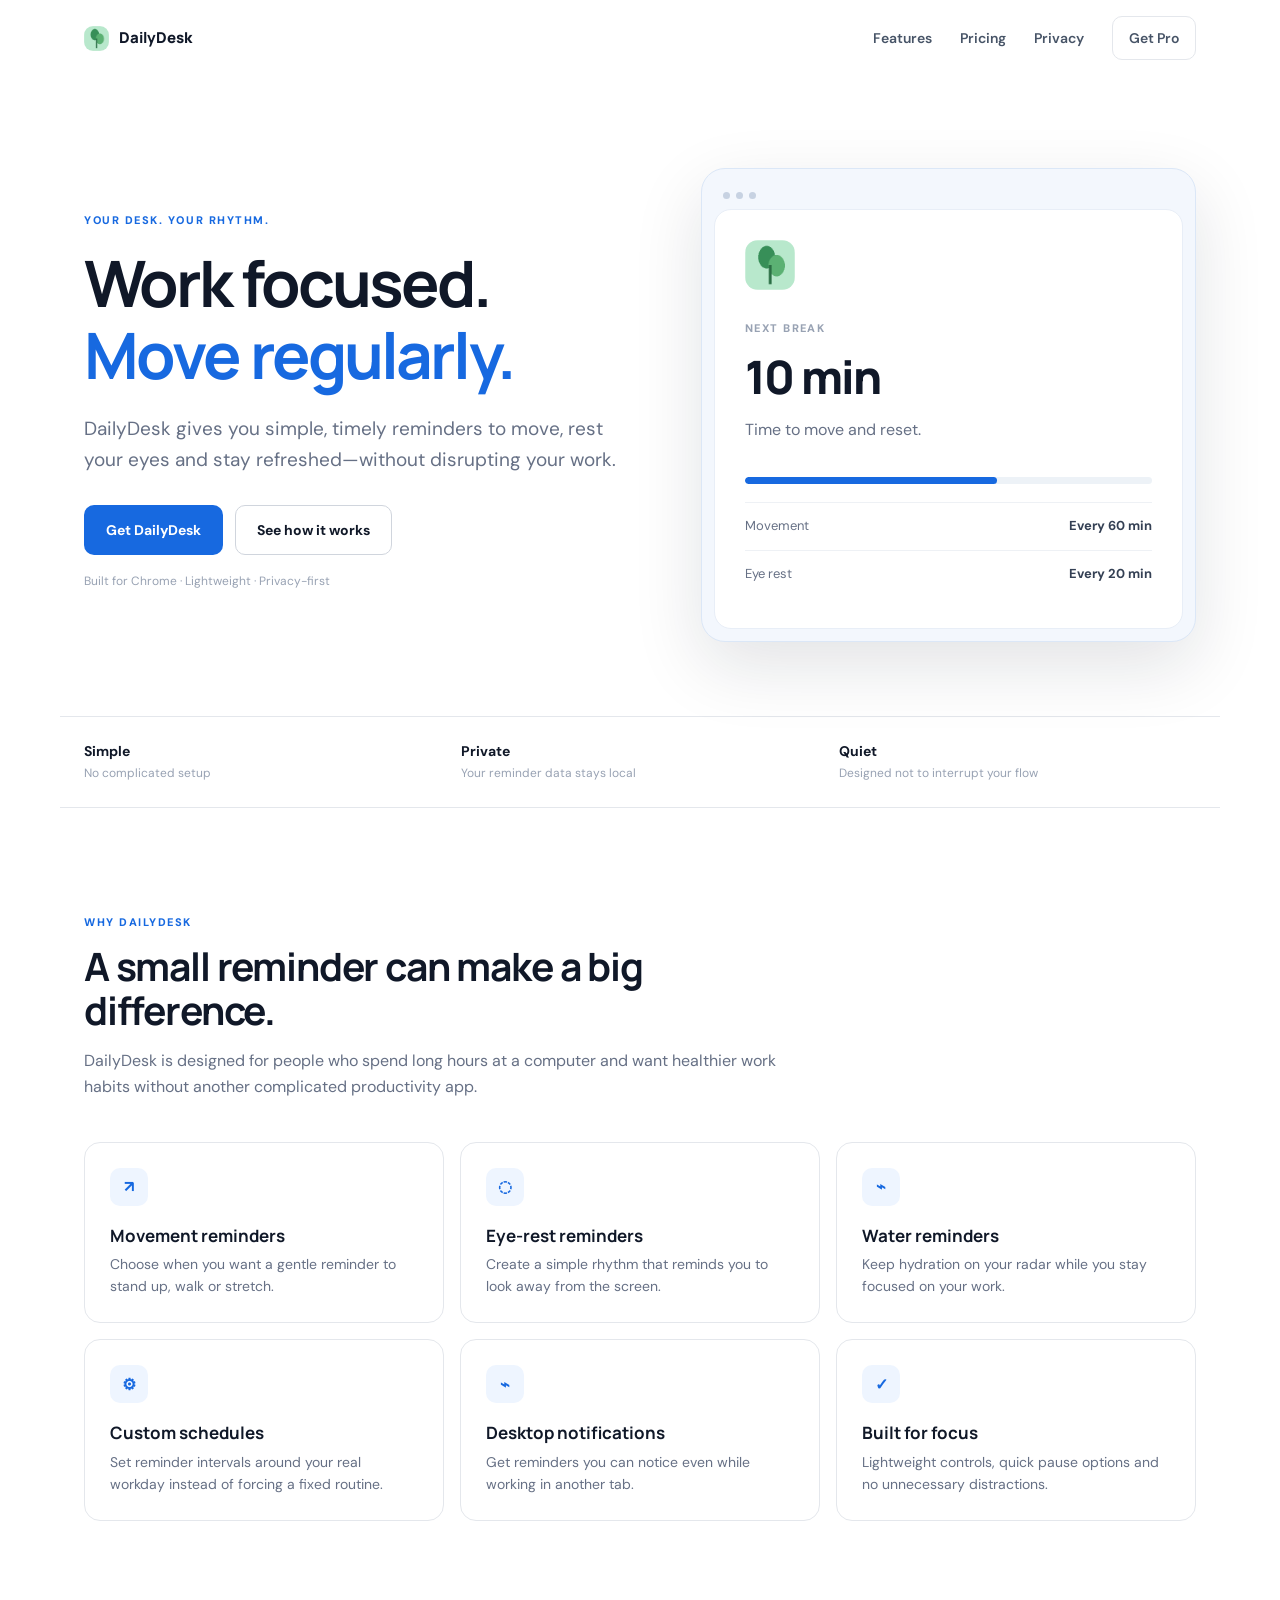
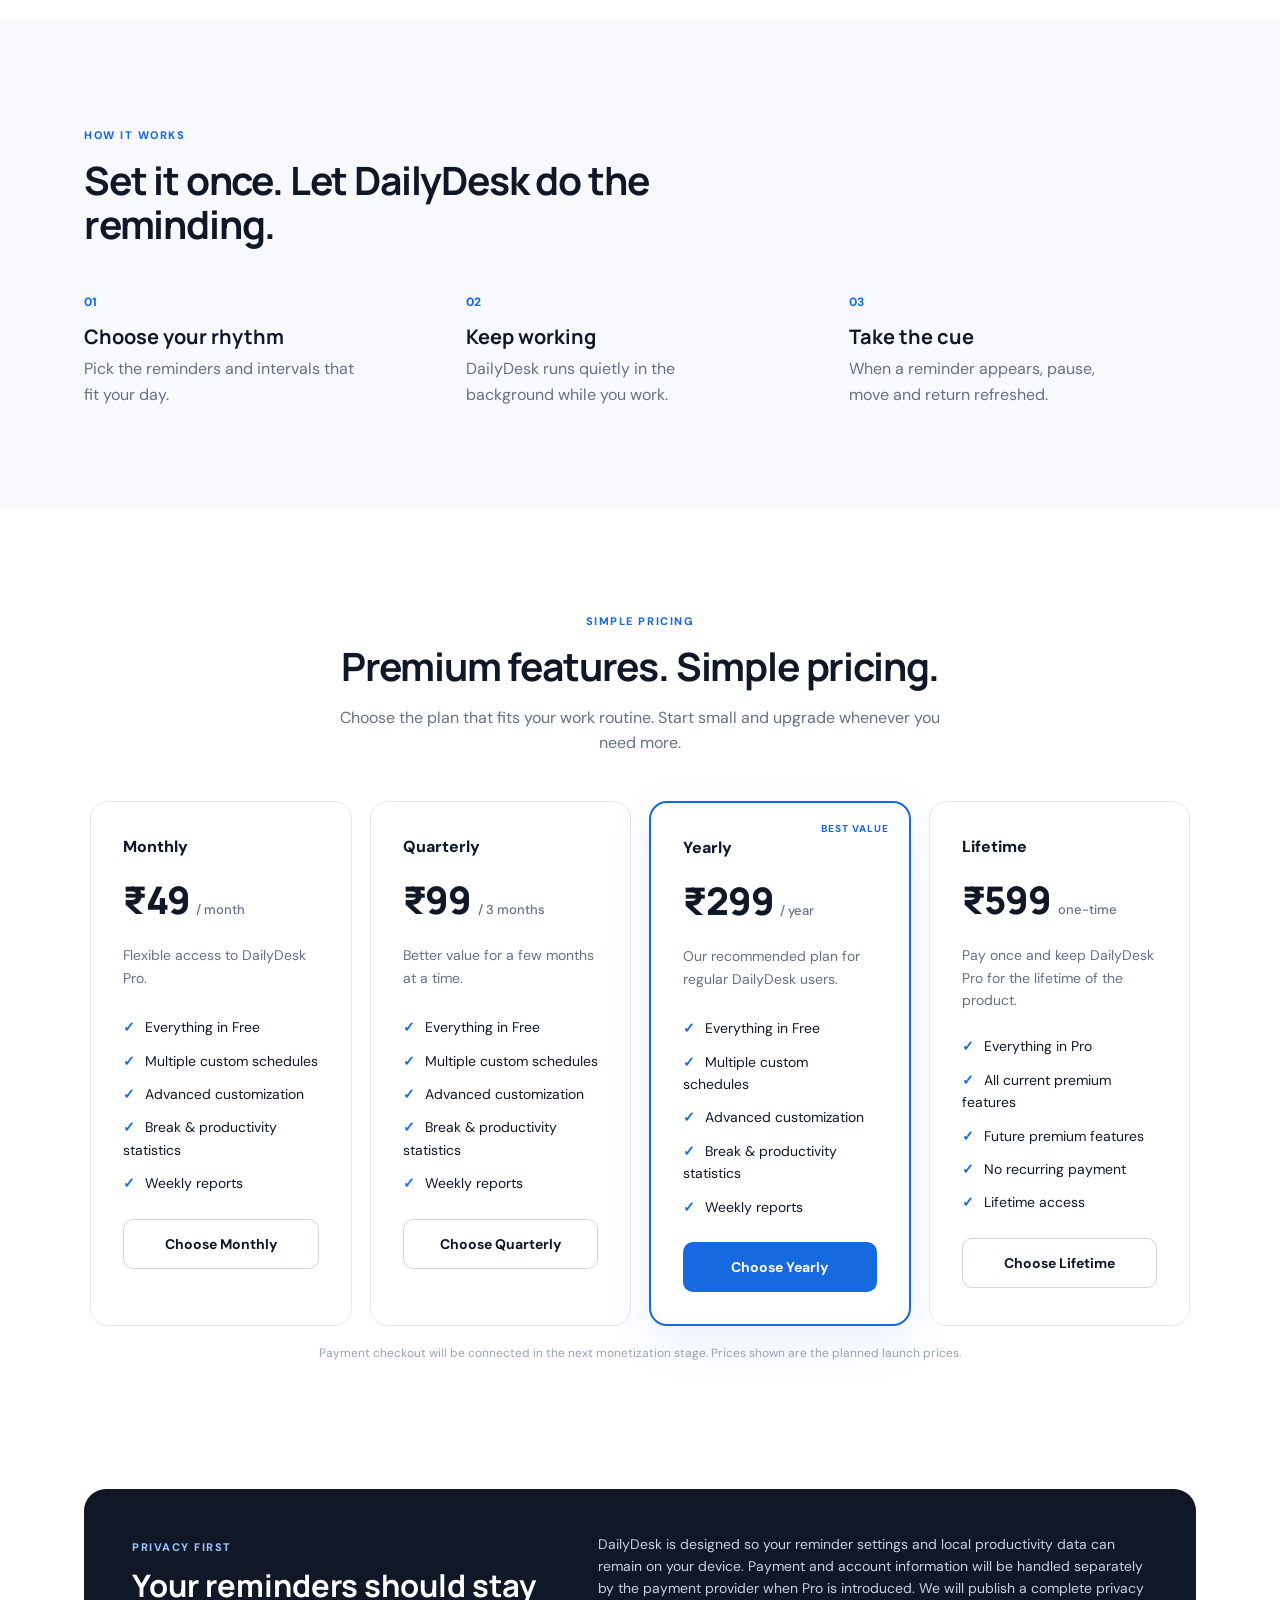
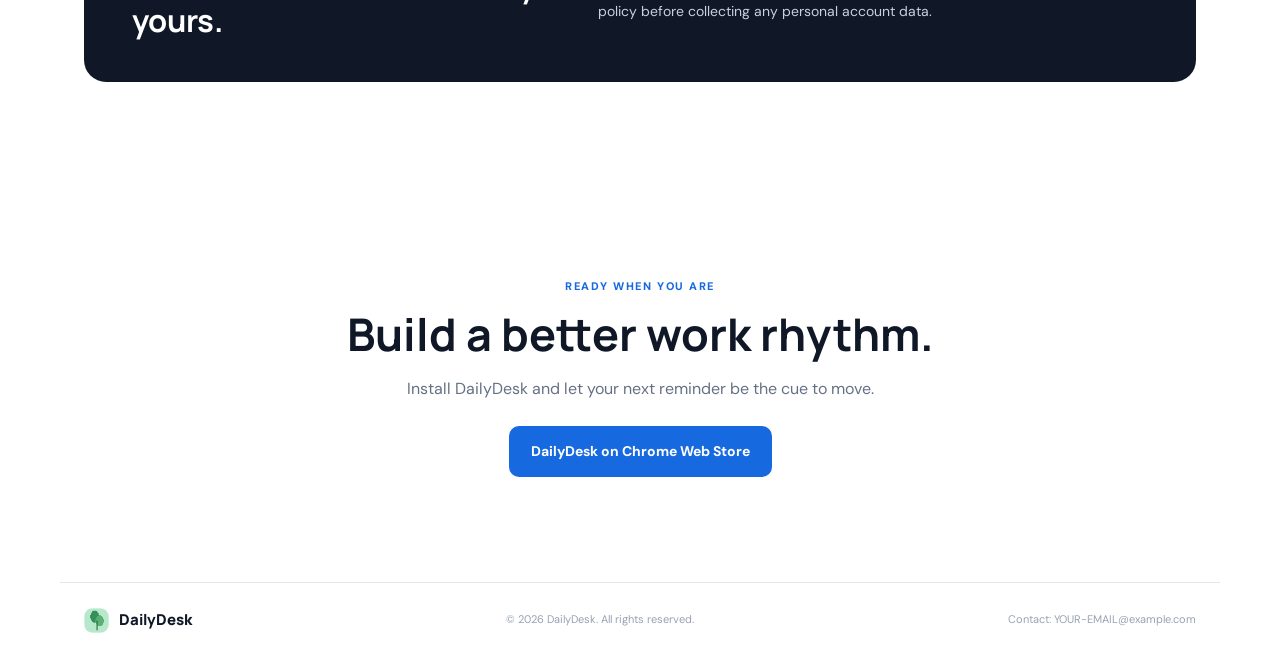
<file: DailyDesk_Landing_Page_v2_Pricing/index.html>
<!doctype html>
<html lang="en">
<head>
  <meta charset="utf-8">
  <meta name="viewport" content="width=device-width,initial-scale=1">
  <meta name="description" content="DailyDesk helps you remember to move, rest your eyes and take regular breaks while you work.">
  <title>DailyDesk — Work focused. Move regularly.</title>
  <link rel="icon" href="icon128.png">
  <link rel="stylesheet" href="styles.css">
</head>
<body>
  <header class="nav">
    <a class="brand" href="#">
      <img src="icon128.png" alt="DailyDesk icon">
      <span>DailyDesk</span>
    </a>
    <nav>
      <a href="#features">Features</a>
      <a href="#pricing">Pricing</a>
      <a href="#privacy">Privacy</a>
      <a class="nav-cta" href="#pricing">Get Pro</a>
    </nav>
  </header>

  <main>
    <section class="hero">
      <div class="hero-copy">
        <span class="eyebrow">YOUR DESK. YOUR RHYTHM.</span>
        <h1>Work focused.<br><span>Move regularly.</span></h1>
        <p class="lead">DailyDesk gives you simple, timely reminders to move, rest your eyes and stay refreshed—without disrupting your work.</p>
        <div class="hero-actions">
          <!-- Replace this URL after the Chrome Web Store listing is published. -->
          <a class="button primary" href="#pricing">Get DailyDesk</a>
          <a class="button secondary" href="#features">See how it works</a>
        </div>
        <p class="micro">Built for Chrome · Lightweight · Privacy-first</p>
      </div>
      <div class="hero-card">
        <div class="window-top"><span></span><span></span><span></span></div>
        <div class="mock">
          <img src="icon128.png" alt="" class="mock-icon">
          <div>
            <div class="mock-label">NEXT BREAK</div>
            <div class="mock-time">10 min</div>
            <div class="mock-text">Time to move and reset.</div>
          </div>
          <div class="mock-progress"><i></i></div>
          <div class="mock-row"><span>Movement</span><b>Every 60 min</b></div>
          <div class="mock-row"><span>Eye rest</span><b>Every 20 min</b></div>
        </div>
      </div>
    </section>

    <section class="trust">
      <div><strong>Simple</strong><span>No complicated setup</span></div>
      <div><strong>Private</strong><span>Your reminder data stays local</span></div>
      <div><strong>Quiet</strong><span>Designed not to interrupt your flow</span></div>
    </section>

    <section id="features" class="section">
      <div class="section-heading">
        <span class="eyebrow">WHY DAILYDESK</span>
        <h2>A small reminder can make a big difference.</h2>
        <p>DailyDesk is designed for people who spend long hours at a computer and want healthier work habits without another complicated productivity app.</p>
      </div>
      <div class="feature-grid">
        <article><div class="feature-icon">↗</div><h3>Movement reminders</h3><p>Choose when you want a gentle reminder to stand up, walk or stretch.</p></article>
        <article><div class="feature-icon">◌</div><h3>Eye-rest reminders</h3><p>Create a simple rhythm that reminds you to look away from the screen.</p></article>
        <article><div class="feature-icon">⌁</div><h3>Water reminders</h3><p>Keep hydration on your radar while you stay focused on your work.</p></article>
        <article><div class="feature-icon">⚙</div><h3>Custom schedules</h3><p>Set reminder intervals around your real workday instead of forcing a fixed routine.</p></article>
        <article><div class="feature-icon">⌁</div><h3>Desktop notifications</h3><p>Get reminders you can notice even while working in another tab.</p></article>
        <article><div class="feature-icon">✓</div><h3>Built for focus</h3><p>Lightweight controls, quick pause options and no unnecessary distractions.</p></article>
      </div>
    </section>

    <section class="how section">
      <div class="section-heading">
        <span class="eyebrow">HOW IT WORKS</span>
        <h2>Set it once. Let DailyDesk do the reminding.</h2>
      </div>
      <div class="steps">
        <div><span>01</span><h3>Choose your rhythm</h3><p>Pick the reminders and intervals that fit your day.</p></div>
        <div><span>02</span><h3>Keep working</h3><p>DailyDesk runs quietly in the background while you work.</p></div>
        <div><span>03</span><h3>Take the cue</h3><p>When a reminder appears, pause, move and return refreshed.</p></div>
      </div>
    </section>

    <section id="pricing" class="pricing section">
      <div class="section-heading center">
        <span class="eyebrow">SIMPLE PRICING</span>
        <h2>Premium features. Simple pricing.</h2>
        <p>Choose the plan that fits your work routine. Start small and upgrade whenever you need more.</p>
      </div>
      <div class="plans four-plans">
        <article class="plan">
          <div class="plan-name">Monthly</div>
          <div class="price">₹49 <small>/ month</small></div>
          <p>Flexible access to DailyDesk Pro.</p>
          <ul>
            <li>Everything in Free</li>
            <li>Multiple custom schedules</li>
            <li>Advanced customization</li>
            <li>Break & productivity statistics</li>
            <li>Weekly reports</li>
          </ul>
          <a class="button secondary wide" href="#contact">Choose Monthly</a>
        </article>

        <article class="plan">
          <div class="plan-name">Quarterly</div>
          <div class="price">₹99 <small>/ 3 months</small></div>
          <p>Better value for a few months at a time.</p>
          <ul>
            <li>Everything in Free</li>
            <li>Multiple custom schedules</li>
            <li>Advanced customization</li>
            <li>Break & productivity statistics</li>
            <li>Weekly reports</li>
          </ul>
          <a class="button secondary wide" href="#contact">Choose Quarterly</a>
        </article>

        <article class="plan featured">
          <div class="popular">BEST VALUE</div>
          <div class="plan-name">Yearly</div>
          <div class="price">₹299 <small>/ year</small></div>
          <p>Our recommended plan for regular DailyDesk users.</p>
          <ul>
            <li>Everything in Free</li>
            <li>Multiple custom schedules</li>
            <li>Advanced customization</li>
            <li>Break & productivity statistics</li>
            <li>Weekly reports</li>
          </ul>
          <a class="button primary wide" href="#contact">Choose Yearly</a>
        </article>

        <article class="plan">
          <div class="plan-name">Lifetime</div>
          <div class="price">₹599 <small>one-time</small></div>
          <p>Pay once and keep DailyDesk Pro for the lifetime of the product.</p>
          <ul>
            <li>Everything in Pro</li>
            <li>All current premium features</li>
            <li>Future premium features</li>
            <li>No recurring payment</li>
            <li>Lifetime access</li>
          </ul>
          <a class="button secondary wide" href="#contact">Choose Lifetime</a>
        </article>
      </div>
      <p class="pricing-note">Payment checkout will be connected in the next monetization stage. Prices shown are the planned launch prices.</p>
    </section>

    <section id="privacy" class="privacy section">
      <div class="privacy-box">
        <div>
          <span class="eyebrow">PRIVACY FIRST</span>
          <h2>Your reminders should stay yours.</h2>
        </div>
        <p>DailyDesk is designed so your reminder settings and local productivity data can remain on your device. Payment and account information will be handled separately by the payment provider when Pro is introduced. We will publish a complete privacy policy before collecting any personal account data.</p>
      </div>
    </section>

    <section id="install" class="final-cta section">
      <span class="eyebrow">READY WHEN YOU ARE</span>
      <h2>Build a better work rhythm.</h2>
      <p>Install DailyDesk and let your next reminder be the cue to move.</p>
      <!-- Replace with your Chrome Web Store URL after publication. -->
      <a class="button primary" href="#pricing">DailyDesk on Chrome Web Store</a>
    </section>
  </main>

  <footer>
    <div class="brand"><img src="icon48.png" alt=""> <span>DailyDesk</span></div>
    <span>© 2026 DailyDesk. All rights reserved.</span>
    <span>Contact: YOUR-EMAIL@example.com</span>
  </footer>
</body>
</html>
</file>
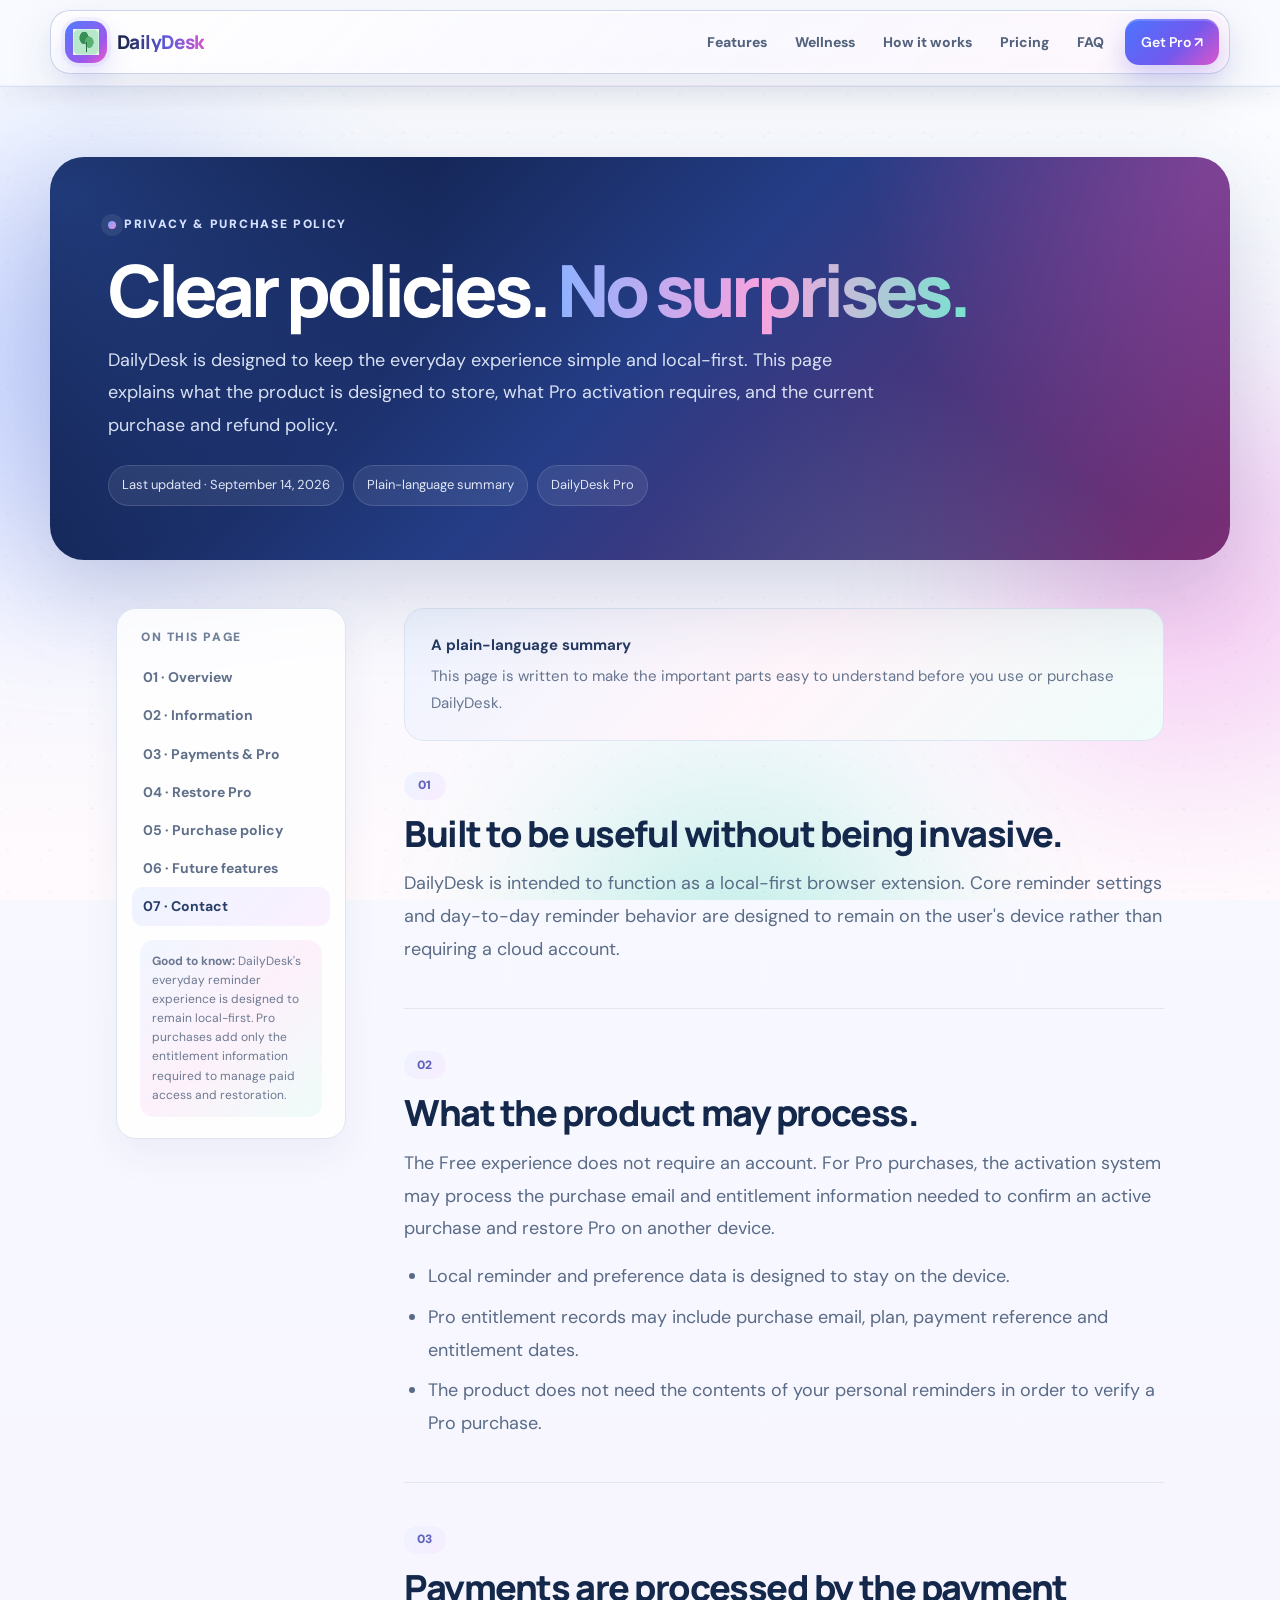
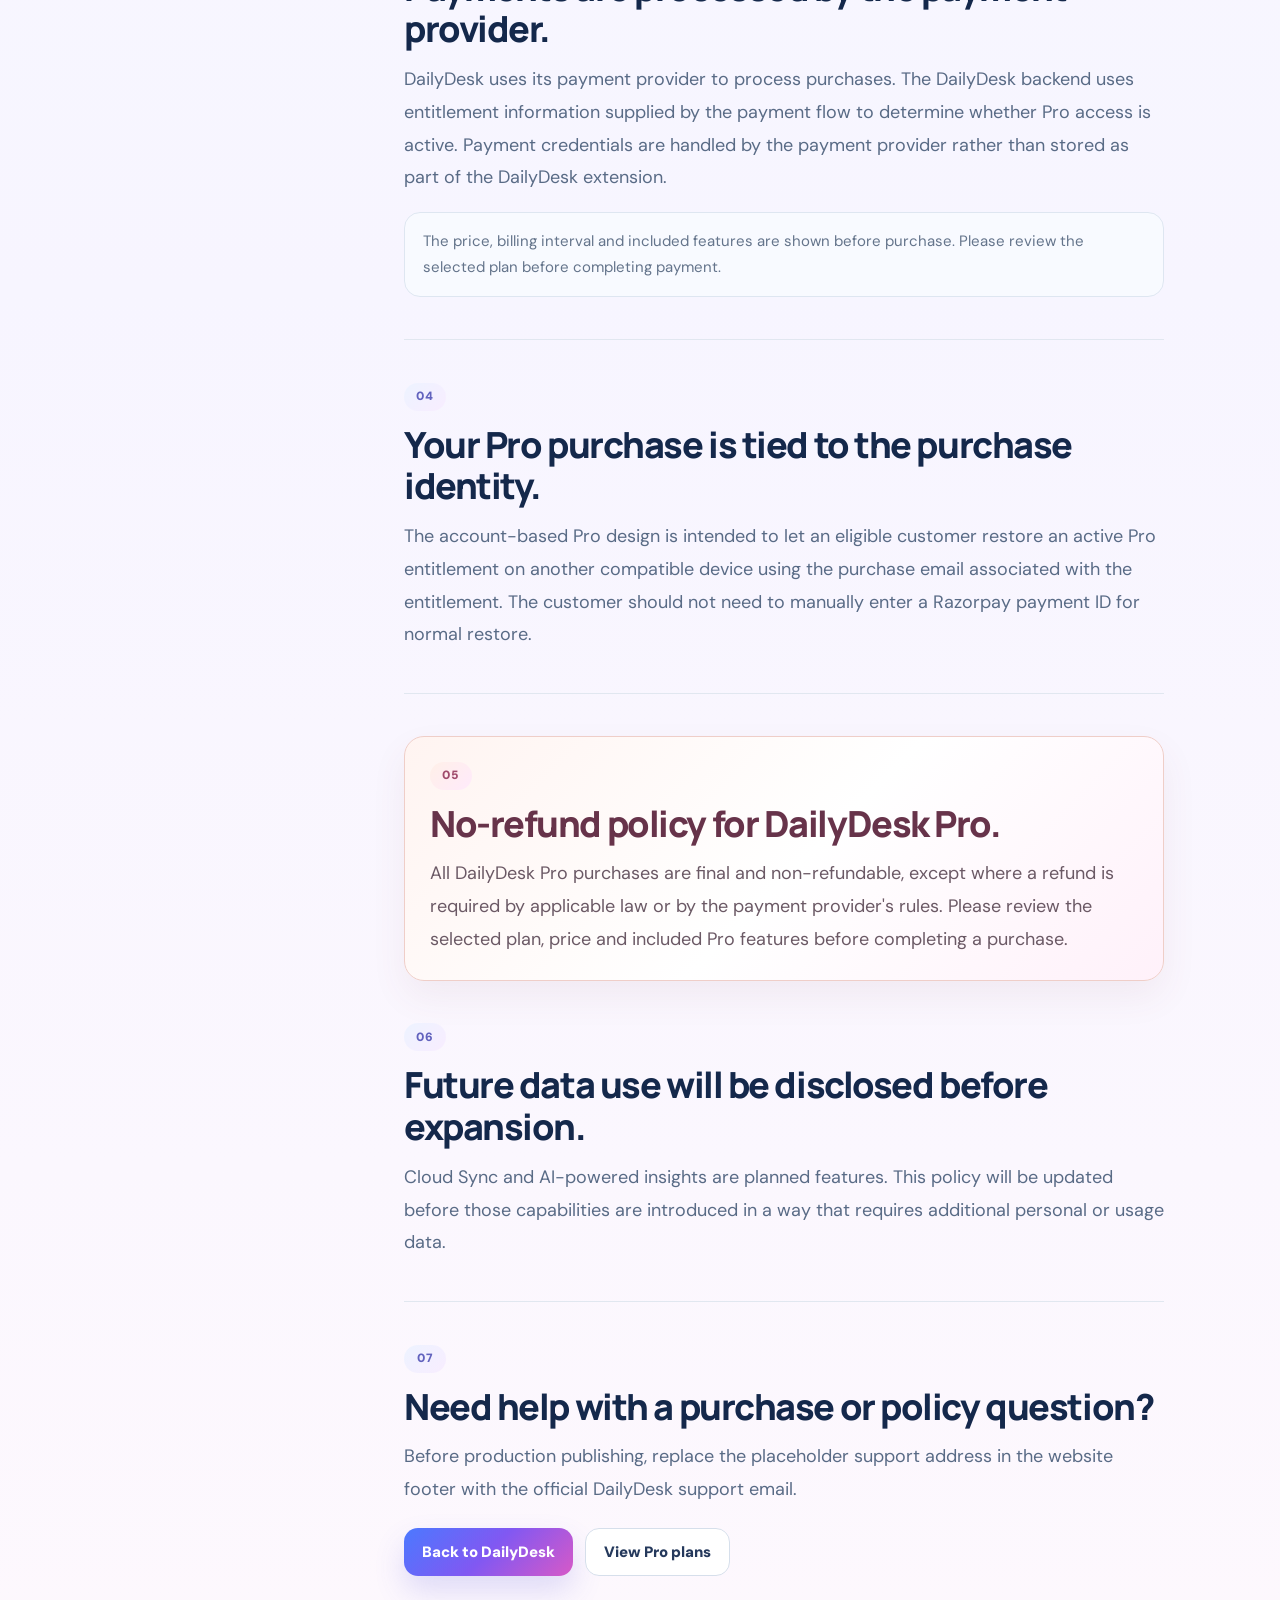
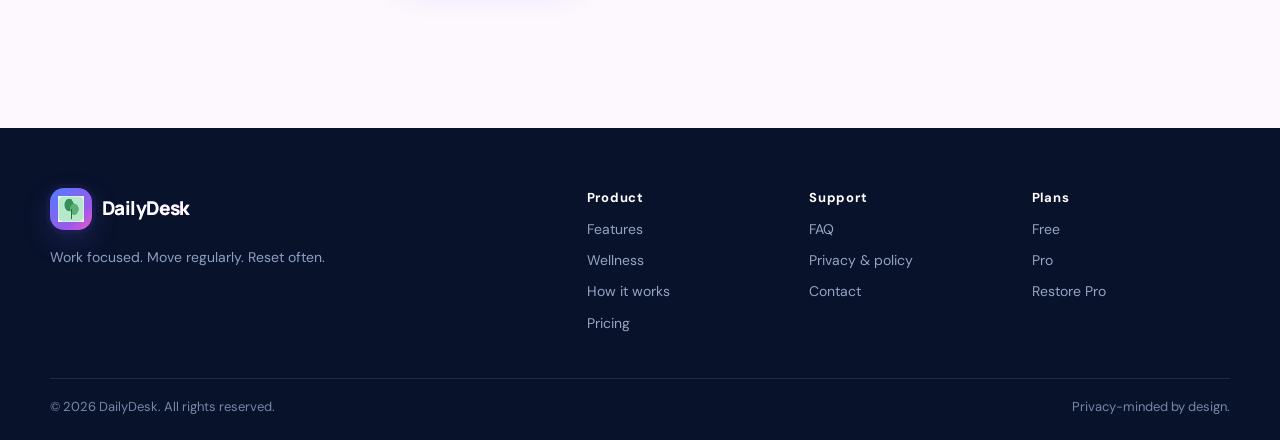
<file: privacy.html>
<!doctype html>
<html lang="en">
<head>
  <meta charset="utf-8">
  <meta name="viewport" content="width=device-width, initial-scale=1">
  <meta name="theme-color" content="#09122b">
  <meta name="description" content="DailyDesk privacy and purchase policy. Local-first by design, with transparent information about Pro entitlement and refunds.">
  <title>DailyDesk — Privacy & Purchase Policy</title>
  <link rel="icon" href="icon128.png">
  <link rel="stylesheet" href="styles.css">
  <style>
    /* ==========================================================
       DailyDesk Legal / Policy page
       Purpose: clean, readable, professional SaaS-style legal UI.
       ========================================================== */
    .legal-shell{width:min(100% - 40px,1180px);margin:0 auto}
    .legal-hero{padding:70px 0 48px}
    .legal-hero-inner{position:relative;overflow:hidden;border-radius:34px;padding:54px 58px;background:linear-gradient(135deg,#08132f 0%,#243d86 50%,#7a2d73 100%);color:#fff;box-shadow:0 30px 90px rgba(33,45,95,.18)}
    .legal-hero-inner:before{content:"";position:absolute;inset:-20%;background:radial-gradient(circle at 15% 20%,rgba(77,129,255,.34),transparent 25%),radial-gradient(circle at 85% 15%,rgba(240,95,205,.3),transparent 24%),radial-gradient(circle at 65% 100%,rgba(47,216,201,.16),transparent 22%);animation:legalDrift 18s ease-in-out infinite alternate}
    .legal-hero-inner>*{position:relative;z-index:1}
    .legal-kicker{display:inline-flex;align-items:center;gap:8px;font-size:12px;font-weight:900;letter-spacing:.14em;color:#d6e1ff}
    .legal-kicker:before{content:"";width:8px;height:8px;border-radius:50%;background:linear-gradient(135deg,#70a2ff,#f28edc);box-shadow:0 0 0 7px rgba(255,255,255,.08)}
    .legal-hero h1{font:800 clamp(44px,6vw,72px)/1.02 Manrope;letter-spacing:-.06em;margin:16px 0 18px;max-width:860px}
    .legal-hero h1 span{background:linear-gradient(90deg,#8eb2ff,#f7a3df,#78e3d0);-webkit-background-clip:text;background-clip:text;color:transparent}
    .legal-hero p{max-width:780px;margin:0;color:#d8e1f4;font-size:18px;line-height:1.8}
    .legal-meta{display:flex;flex-wrap:wrap;gap:9px;margin-top:24px}.legal-meta span{padding:9px 13px;border:1px solid rgba(255,255,255,.13);background:rgba(255,255,255,.08);border-radius:999px;font-size:13px;color:#e0e7f6}

    .legal-main{padding:0 0 110px}
    .legal-grid{display:grid;grid-template-columns:230px minmax(0,760px);gap:58px;justify-content:center;align-items:start}
    .legal-toc{position:sticky;top:104px}
    .legal-toc-card{padding:19px 15px;border:1px solid #dbe4f0;border-radius:20px;background:rgba(255,255,255,.82);backdrop-filter:blur(12px);box-shadow:0 16px 38px rgba(31,52,94,.06)}
    .legal-toc-title{font-size:12px;font-weight:900;letter-spacing:.13em;color:#71809a;padding:0 9px 11px}
    .legal-toc a{display:block;padding:10px 11px;border-radius:11px;color:#60708a;font-size:14px;font-weight:700;line-height:1.3;transition:all .2s ease}
    .legal-toc a:hover,.legal-toc a.active{color:#283d67;background:linear-gradient(135deg,#eef4ff,#fbf0ff)}
    .legal-toc .toc-tip{margin:14px 8px 2px;padding:12px;border-radius:14px;background:linear-gradient(135deg,#f1f6ff,#fdf1fb,#effcf9);font-size:12px;line-height:1.6;color:#6d7990}

    .legal-content{min-width:0}
    .legal-intro{margin-bottom:30px;padding:24px 26px;border-radius:20px;background:linear-gradient(135deg,#eef4ff,#fff5fb,#effcf9);border:1px solid #dce6f2}
    .legal-intro strong{display:block;font-size:15px;color:#253b62;margin-bottom:6px}.legal-intro span{font-size:15px;line-height:1.7;color:#65758f}
    .legal-section{position:relative;padding:0 0 42px;margin:0 0 42px;border-bottom:1px solid #e1e7f0;scroll-margin-top:120px}
    .legal-section:last-child{border-bottom:0;margin-bottom:0}
    .legal-num{display:inline-flex;align-items:center;justify-content:center;min-width:42px;height:28px;padding:0 10px;border-radius:999px;background:linear-gradient(135deg,#edf3ff,#f8edff);color:#6263be;font-size:12px;font-weight:900;letter-spacing:.08em}
    .legal-section h2{font:800 clamp(28px,3vw,36px)/1.16 Manrope;letter-spacing:-.04em;color:#14284b;margin:13px 0 13px}
    .legal-section p,.legal-section li{font-size:18px;line-height:1.82;color:#596b86}
    .legal-section p{margin:0}.legal-section ul{margin:15px 0 0;padding-left:24px}.legal-section li+li{margin-top:8px}
    .legal-note{margin-top:18px;padding:16px 18px;border-radius:16px;background:#f8faff;border:1px solid #dee6f1;color:#64748b;font-size:15px;line-height:1.7}
    .legal-callout{padding:24px 25px;border-radius:20px;background:linear-gradient(135deg,#fff4f1 0%,#fff 52%,#fff1fa 100%);border:1px solid #efcec8;box-shadow:0 16px 36px rgba(121,66,90,.07)}
    .legal-callout .legal-num{background:linear-gradient(135deg,#fff0e8,#ffeafb);color:#a04c6c}.legal-callout h2{color:#67334a}
    .legal-callout p{color:#6b5965}
    .legal-actions{display:flex;flex-wrap:wrap;gap:12px;margin-top:22px}
    .legal-actions a{min-height:48px;display:inline-flex;align-items:center;justify-content:center;padding:0 18px;border-radius:14px;font-size:15px;font-weight:900;transition:transform .2s ease,box-shadow .2s ease}
    .legal-actions a:hover{transform:translateY(-2px)}
    .legal-primary{color:#fff;background:linear-gradient(135deg,#4b79ff,#8158f2,#d759c7);box-shadow:0 15px 30px rgba(84,82,214,.18)}
    .legal-secondary{color:#25395c;background:#fff;border:1px solid #d6dfeb}

    @keyframes legalDrift{from{transform:translate3d(-1%,0,0) scale(1)}to{transform:translate3d(2%,-2%,0) scale(1.04)}}
    @media(max-width:900px){.legal-shell{width:min(100% - 28px,760px)}.legal-hero{padding-top:48px}.legal-hero-inner{padding:38px 28px}.legal-grid{grid-template-columns:1fr;gap:20px}.legal-toc{position:relative;top:auto}.legal-toc-card{display:grid;grid-template-columns:repeat(2,minmax(0,1fr));gap:3px;padding:13px}.legal-toc-title{grid-column:1/-1;padding-bottom:6px}.legal-toc .toc-tip{grid-column:1/-1;margin-top:8px}.legal-toc a{padding:10px}.legal-section p,.legal-section li{font-size:17px}}
    @media(max-width:600px){.legal-hero h1{font-size:46px}.legal-hero p{font-size:17px}.legal-content{padding:0 2px}.legal-toc-card{grid-template-columns:1fr 1fr}.legal-toc a{font-size:14px}.legal-section h2{font-size:29px}.legal-section p,.legal-section li{font-size:17px;line-height:1.75}.legal-meta span{font-size:12px}.legal-main{padding-bottom:70px}}
    @media(prefers-reduced-motion:reduce){.legal-hero-inner:before{animation:none}}
  </style>
</head>
<body class="policy-page">
  <div class="site-bg" aria-hidden="true"><div class="mesh mesh-1"></div><div class="mesh mesh-2"></div><div class="mesh mesh-3"></div><div class="stars"></div></div>
  <div class="scroll-progress" id="scrollProgress" aria-hidden="true"></div>

  <header class="header" id="top">
    <div class="nav-wrap">
      <a class="brand" href="index.html" aria-label="DailyDesk home">
        <span class="brand-icon"><img src="icon48.png" alt=""></span>
        <span class="brand-name">DailyDesk</span>
      </a>
      <button class="menu-btn" id="menuBtn" aria-expanded="false" aria-controls="nav" aria-label="Open navigation"><span></span><span></span><span></span></button>
      <nav class="nav" id="nav">
        <a href="index.html#features">Features</a>
        <a href="index.html#wellness">Wellness</a>
        <a href="index.html#how">How it works</a>
        <a href="index.html#pricing">Pricing</a>
        <a href="index.html#faq">FAQ</a>
        <a class="nav-button" href="index.html#pricing">Get Pro <span>↗</span></a>
      </nav>
    </div>
  </header>

  <main>
    <section class="legal-hero">
      <div class="legal-shell">
        <div class="legal-hero-inner">
          <span class="legal-kicker">PRIVACY & PURCHASE POLICY</span>
          <h1>Clear policies. <span>No surprises.</span></h1>
          <p>DailyDesk is designed to keep the everyday experience simple and local-first. This page explains what the product is designed to store, what Pro activation requires, and the current purchase and refund policy.</p>
          <div class="legal-meta"><span>Last updated · September 14, 2026</span><span>Plain-language summary</span><span>DailyDesk Pro</span></div>
        </div>
      </div>
    </section>

    <section class="legal-main">
      <div class="legal-shell">
        <div class="legal-grid">
          <aside class="legal-toc" aria-label="Policy navigation">
            <div class="legal-toc-card">
              <div class="legal-toc-title">ON THIS PAGE</div>
              <a href="#overview">01 · Overview</a>
              <a href="#collection">02 · Information</a>
              <a href="#payments">03 · Payments & Pro</a>
              <a href="#restore">04 · Restore Pro</a>
              <a href="#refunds">05 · Purchase policy</a>
              <a href="#future">06 · Future features</a>
              <a href="#contact">07 · Contact</a>
              <div class="toc-tip"><strong>Good to know:</strong> DailyDesk's everyday reminder experience is designed to remain local-first. Pro purchases add only the entitlement information required to manage paid access and restoration.</div>
            </div>
          </aside>

          <div class="legal-content">
            <div class="legal-intro"><strong>A plain-language summary</strong><span>This page is written to make the important parts easy to understand before you use or purchase DailyDesk.</span></div>

            <article class="legal-section" id="overview">
              <span class="legal-num">01</span>
              <h2>Built to be useful without being invasive.</h2>
              <p>DailyDesk is intended to function as a local-first browser extension. Core reminder settings and day-to-day reminder behavior are designed to remain on the user's device rather than requiring a cloud account.</p>
            </article>

            <article class="legal-section" id="collection">
              <span class="legal-num">02</span>
              <h2>What the product may process.</h2>
              <p>The Free experience does not require an account. For Pro purchases, the activation system may process the purchase email and entitlement information needed to confirm an active purchase and restore Pro on another device.</p>
              <ul>
                <li>Local reminder and preference data is designed to stay on the device.</li>
                <li>Pro entitlement records may include purchase email, plan, payment reference and entitlement dates.</li>
                <li>The product does not need the contents of your personal reminders in order to verify a Pro purchase.</li>
              </ul>
            </article>

            <article class="legal-section" id="payments">
              <span class="legal-num">03</span>
              <h2>Payments are processed by the payment provider.</h2>
              <p>DailyDesk uses its payment provider to process purchases. The DailyDesk backend uses entitlement information supplied by the payment flow to determine whether Pro access is active. Payment credentials are handled by the payment provider rather than stored as part of the DailyDesk extension.</p>
              <div class="legal-note">The price, billing interval and included features are shown before purchase. Please review the selected plan before completing payment.</div>
            </article>

            <article class="legal-section" id="restore">
              <span class="legal-num">04</span>
              <h2>Your Pro purchase is tied to the purchase identity.</h2>
              <p>The account-based Pro design is intended to let an eligible customer restore an active Pro entitlement on another compatible device using the purchase email associated with the entitlement. The customer should not need to manually enter a Razorpay payment ID for normal restore.</p>
            </article>

            <article class="legal-section legal-callout" id="refunds">
              <span class="legal-num">05</span>
              <h2>No-refund policy for DailyDesk Pro.</h2>
              <p>All DailyDesk Pro purchases are final and non-refundable, except where a refund is required by applicable law or by the payment provider's rules. Please review the selected plan, price and included Pro features before completing a purchase.</p>
            </article>

            <article class="legal-section" id="future">
              <span class="legal-num">06</span>
              <h2>Future data use will be disclosed before expansion.</h2>
              <p>Cloud Sync and AI-powered insights are planned features. This policy will be updated before those capabilities are introduced in a way that requires additional personal or usage data.</p>
            </article>

            <article class="legal-section" id="contact">
              <span class="legal-num">07</span>
              <h2>Need help with a purchase or policy question?</h2>
              <p>Before production publishing, replace the placeholder support address in the website footer with the official DailyDesk support email.</p>
              <div class="legal-actions"><a class="legal-primary" href="index.html">Back to DailyDesk</a><a class="legal-secondary" href="index.html#pricing">View Pro plans</a></div>
            </article>
          </div>
        </div>
      </div>
    </section>
  </main>

  <footer class="footer">
    <div class="footer-main section">
      <div class="footer-brand"><a class="brand" href="index.html"><span class="brand-icon"><img src="icon48.png" alt=""></span><span class="brand-name">DailyDesk</span></a><p>Work focused. Move regularly. Reset often.</p></div>
      <div class="footer-links">
        <div><b>Product</b><a href="index.html#features">Features</a><a href="index.html#wellness">Wellness</a><a href="index.html#how">How it works</a><a href="index.html#pricing">Pricing</a></div>
        <div><b>Support</b><a href="index.html#faq">FAQ</a><a href="privacy.html">Privacy & policy</a><a href="mailto:YOUR-EMAIL@example.com">Contact</a></div>
        <div><b>Plans</b><a href="index.html#pricing">Free</a><a href="index.html#pricing">Pro</a><a href="index.html#pricing">Restore Pro</a></div>
      </div>
    </div>
    <div class="footer-bottom section"><span>© 2026 DailyDesk. All rights reserved.</span><span>Privacy-minded by design.</span></div>
  </footer>

  <script>
    const menuBtn=document.getElementById('menuBtn');
    const nav=document.getElementById('nav');
    menuBtn?.addEventListener('click',()=>{const open=nav.classList.toggle('open');menuBtn.setAttribute('aria-expanded',String(open));});
    nav?.querySelectorAll('a').forEach(a=>a.addEventListener('click',()=>{nav.classList.remove('open');menuBtn?.setAttribute('aria-expanded','false');}));
    const progress=document.getElementById('scrollProgress');
    const updateProgress=()=>{const max=document.documentElement.scrollHeight-window.innerHeight; if(progress)progress.style.width=(max>0?(window.scrollY/max)*100:0)+'%';};
    window.addEventListener('scroll',updateProgress,{passive:true});updateProgress();
    const sections=[...document.querySelectorAll('.legal-section')];
    const toc=[...document.querySelectorAll('.legal-toc a')];
    const observer=new IntersectionObserver(entries=>{entries.forEach(entry=>{if(entry.isIntersecting){toc.forEach(a=>a.classList.toggle('active',a.getAttribute('href')==='#'+entry.target.id));}})},{rootMargin:'-25% 0px -60% 0px',threshold:0});
    sections.forEach(s=>observer.observe(s));
  </script>
</body>
</html>
</file>
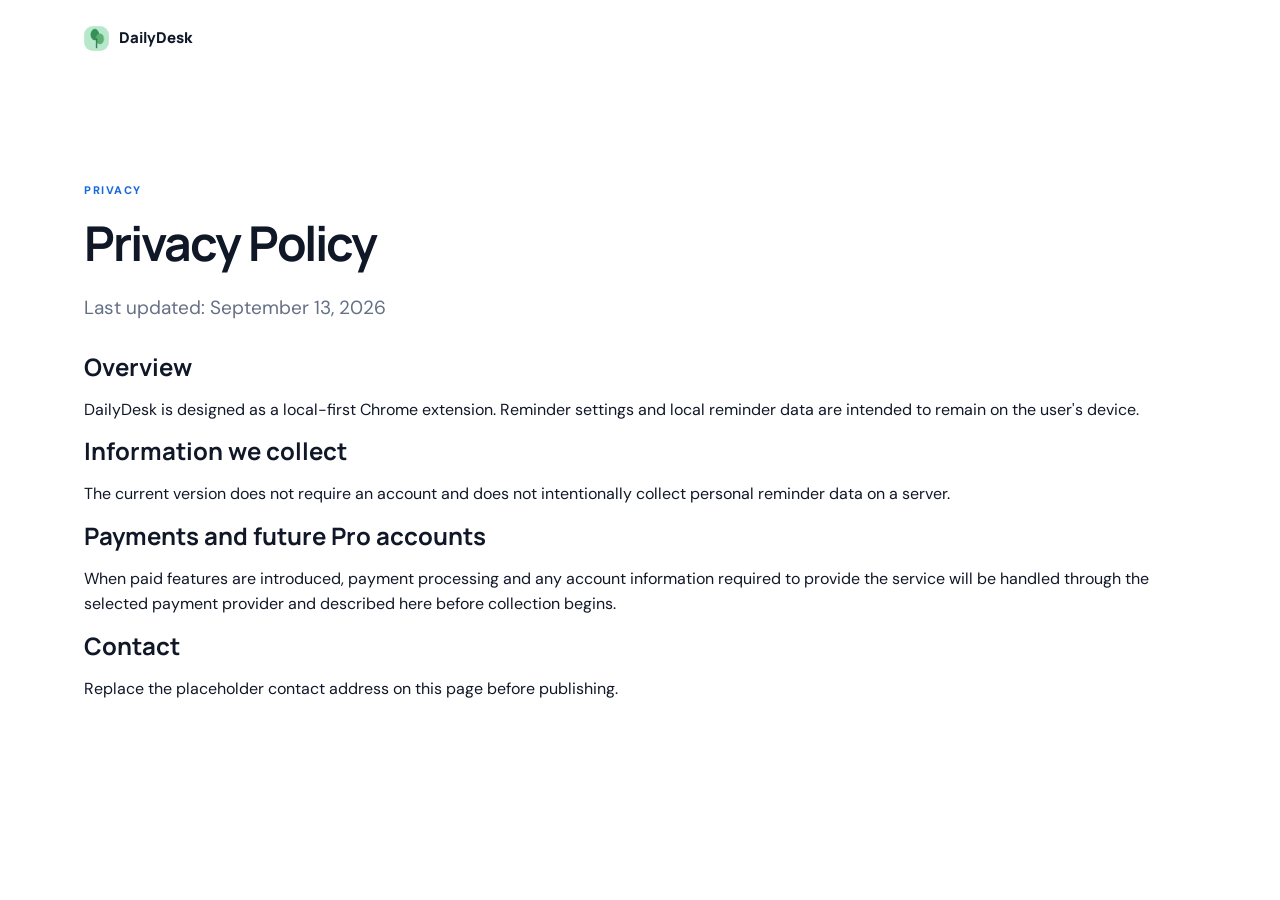
<file: DailyDesk_Landing_Page_v2_Pricing/privacy.html>
<!doctype html>
<html lang="en"><head><meta charset="utf-8"><meta name="viewport" content="width=device-width,initial-scale=1">
<title>DailyDesk — Privacy Policy</title><link rel="stylesheet" href="styles.css"></head>
<body><header class="nav"><a class="brand" href="index.html"><img src="icon128.png" alt="">DailyDesk</a></header>
<main class="section"><span class="eyebrow">PRIVACY</span><h1 style="font-size:48px;margin-top:14px">Privacy Policy</h1>
<p class="lead">Last updated: September 13, 2026</p>
<h2>Overview</h2><p>DailyDesk is designed as a local-first Chrome extension. Reminder settings and local reminder data are intended to remain on the user's device.</p>
<h2>Information we collect</h2><p>The current version does not require an account and does not intentionally collect personal reminder data on a server.</p>
<h2>Payments and future Pro accounts</h2><p>When paid features are introduced, payment processing and any account information required to provide the service will be handled through the selected payment provider and described here before collection begins.</p>
<h2>Contact</h2><p>Replace the placeholder contact address on this page before publishing.</p>
</main></body></html>
</file>
<file: styles.css>
@import url('https://fonts.googleapis.com/css2?family=DM+Sans:wght@400;500;600;700&family=Manrope:wght@700;800&display=swap');

:root{
  --ink:#0d1730;
  --navy:#09122b;
  --muted:#62708a;
  --muted-2:#7c89a0;
  --line:#dce4f2;
  --white:#fff;
  --bg:#f7f9ff;
  --blue:#4f7cff;
  --blue-2:#6d54ff;
  --violet:#8c5cff;
  --pink:#ef5acb;
  --rose:#ff718f;
  --cyan:#25c8df;
  --mint:#3ccaa0;
  --amber:#ffad4d;
  --shadow:0 22px 70px rgba(28,44,84,.10);
  --shadow-lg:0 35px 100px rgba(28,44,84,.16);
  --radius:28px;
}

*{box-sizing:border-box}
html{scroll-behavior:smooth;scroll-padding-top:112px}
body{margin:0;font-family:"DM Sans",Arial,sans-serif;color:var(--ink);background:linear-gradient(180deg,#fbfdff 0%,#f7f9ff 48%,#fff9fd 100%);overflow-x:hidden;font-size:16px;line-height:1.6;-webkit-font-smoothing:antialiased}
a{color:inherit;text-decoration:none}
button{font:inherit}
img{max-width:100%;display:block}
::selection{background:#dcd4ff;color:#241a63}

.site-bg{position:fixed;inset:0;z-index:-3;overflow:hidden;background:linear-gradient(180deg,#fbfdff 0%,#f6f8ff 55%,#fffafd 100%)}
.mesh{position:absolute;border-radius:50%;filter:blur(70px);opacity:.42;animation:drift 18s ease-in-out infinite}
.mesh-1{width:640px;height:640px;left:-240px;top:40px;background:radial-gradient(circle,#6588ff 0%,rgba(101,136,255,0) 70%)}
.mesh-2{width:560px;height:560px;right:-190px;top:300px;background:radial-gradient(circle,#ee6dda 0%,rgba(238,109,218,0) 70%);animation-delay:-6s}
.mesh-3{width:600px;height:600px;left:34%;bottom:-380px;background:radial-gradient(circle,#41d8c0 0%,rgba(65,216,192,0) 68%);animation-delay:-11s}
.stars{position:absolute;inset:0;background-image:radial-gradient(circle at 18% 24%,rgba(77,96,157,.10) 1.2px,transparent 1.2px),radial-gradient(circle at 77% 55%,rgba(161,79,170,.08) 1.2px,transparent 1.2px);background-size:42px 42px,52px 52px;opacity:.45}

.section{width:min(1180px,calc(100% - 48px));margin-inline:auto}

/* Navigation */
.header{position:sticky;top:0;z-index:100;padding:12px 0 14px;background:#f7f9ff;border-bottom:1px solid rgba(214,224,239,.88);box-shadow:0 10px 28px rgba(31,48,84,.06)}
.nav-wrap{width:min(1180px,calc(100% - 28px));margin:auto;min-height:68px;padding:0 12px 0 16px;display:flex;align-items:center;justify-content:space-between;border:1px solid rgba(212,222,238,.96);border-radius:22px;background:rgba(255,255,255,.97);backdrop-filter:blur(22px);box-shadow:0 16px 44px rgba(35,52,86,.10)}
.brand{display:flex;align-items:center;gap:11px;font-weight:800;flex:0 0 auto}
.brand-icon{width:40px;height:40px;border-radius:13px;display:grid;place-items:center;background:linear-gradient(135deg,#4f7cff,#9b59eb 68%,#ef5acb);box-shadow:0 10px 24px rgba(79,102,237,.25)}
.brand-icon img{width:26px;height:26px}
.brand-name{font:800 18px/1 Manrope;letter-spacing:-.03em}
.nav{display:flex;align-items:center;gap:5px}
.nav a{padding:11px 13px;font-size:14px;font-weight:600;color:#5b6881;border-radius:11px;transition:all .22s ease}
.nav a:hover,.nav a.active{color:#152142;background:linear-gradient(135deg,#eef3ff,#faf2ff);transform:translateY(-1px)}
.nav-button{color:#fff!important;background:linear-gradient(135deg,#3e73ff,#8055ff 60%,#d85bc9);box-shadow:0 10px 28px rgba(78,91,226,.25);margin-left:5px;padding-inline:16px!important}
.nav-button:hover{background:linear-gradient(135deg,#356df5,#7448f8 60%,#d64cbf)!important}
.menu-btn{display:none;border:0;background:none;padding:9px;border-radius:12px}.menu-btn:hover{background:#f1f4fb}.menu-btn span{display:block;width:23px;height:2.5px;background:#172038;margin:4px;border-radius:5px}
.scroll-progress{position:fixed;left:0;top:0;height:3px;width:0;background:linear-gradient(90deg,#4f7cff,#8c5cff,#ef5acb,#25c8df);z-index:150;box-shadow:0 0 16px rgba(104,98,255,.35)}

/* Hero */
.hero{min-height:740px;display:grid;grid-template-columns:1.02fr .98fr;gap:56px;align-items:center;padding-top:74px;padding-bottom:82px}
.hero-copy{max-width:650px}
.pill{display:inline-flex;align-items:center;gap:10px;padding:11px 15px;border-radius:999px;font-size:12px;font-weight:800;letter-spacing:.12em}
.gradient-pill{color:#52627c;background:linear-gradient(90deg,rgba(79,124,255,.12),rgba(239,90,203,.12),rgba(37,200,223,.10));border:1px solid rgba(124,110,216,.20);box-shadow:0 10px 26px rgba(78,99,177,.08)}
.pulse{width:8px;height:8px;border-radius:50%;background:linear-gradient(135deg,var(--blue),var(--pink));box-shadow:0 0 0 7px rgba(98,111,238,.10);animation:pulse 2s infinite}
.hero h1{font:800 clamp(58px,7.3vw,94px)/.93 Manrope;letter-spacing:-.075em;margin:24px 0 25px}
.hero h1 span,.section-intro h2 span,.reason-copy h3 span,.restore-copy h2 span{background:linear-gradient(90deg,#4178ff 0%,#7857ff 44%,#db57cc 76%,#20bdd4 100%);-webkit-background-clip:text;background-clip:text;color:transparent}
.hero-sub{max-width:675px;color:#5f6f89;font-size:18px;line-height:1.78;margin:0}
.hero-actions{display:flex;gap:13px;flex-wrap:wrap;margin-top:31px}
.button{display:inline-flex;align-items:center;justify-content:center;gap:9px;min-height:54px;padding:0 20px;border-radius:15px;font-size:15px;font-weight:800;transition:transform .22s ease,box-shadow .22s ease,background .22s ease}
.button:hover{transform:translateY(-3px)}
.primary{background:linear-gradient(135deg,#3f76ff,#8255ff 58%,#db58ca);color:#fff;box-shadow:0 18px 38px rgba(77,93,224,.25)}
.primary:hover{box-shadow:0 24px 46px rgba(77,93,224,.32)}
.secondary{background:rgba(255,255,255,.9);border:1px solid #d9e2ef;color:#22304b;box-shadow:0 11px 25px rgba(36,51,82,.06)}
.hero-proof{display:flex;gap:22px;flex-wrap:wrap;margin-top:20px;color:#718099;font-size:13px}
.hero-proof b{color:#4a78ff;margin-right:6px}
.hero-art{position:relative;min-height:600px;display:grid;place-items:center}
.orbit{position:absolute;border:1px solid rgba(91,108,212,.16);border-radius:50%;transition:transform .22s ease}
.orbit-a{width:450px;height:450px}.orbit-b{width:555px;height:555px}.orbit-c{width:675px;height:675px;border-color:rgba(229,89,214,.11)}
.app-card{position:relative;width:min(530px,100%);padding:20px;border-radius:28px;background:linear-gradient(180deg,rgba(255,255,255,.99),rgba(246,249,255,.97));border:1px solid #d6e0ef;box-shadow:0 45px 110px rgba(36,51,89,.18),0 7px 22px rgba(71,88,130,.08);z-index:2;animation:float 6.4s ease-in-out infinite}
.app-top,.greeting,.next-card,.mini,.app-bottom,.brand-mini,.status{display:flex;align-items:center}
.app-top{justify-content:space-between}.brand-mini{gap:8px;font-size:12px;font-weight:800;color:#20304a}.brand-mini img{width:25px}.status{gap:6px;padding:7px 10px;border-radius:999px;background:#edf9f4;color:#239472;font-size:9px;font-weight:800;letter-spacing:.06em}.status i,.tiny-dot{width:7px;height:7px;border-radius:50%;background:#38c89b}
.greeting{justify-content:space-between;margin-top:26px}.greeting small{font-size:9px;letter-spacing:.14em;color:#8390a5;font-weight:800}.greeting h3{font:800 22px/1.15 Manrope;letter-spacing:-.04em;margin:8px 0 0}.avatar{width:40px;height:40px;border-radius:13px;background:linear-gradient(135deg,#eaf0ff,#f7e9ff);display:grid;place-items:center;font-size:11px;font-weight:800;color:#6558ae}
.next-card{justify-content:space-between;gap:20px;margin-top:20px;padding:20px;border-radius:20px;background:linear-gradient(135deg,#eef5ff 0%,#fcf1ff 57%,#effcff 100%);border:1px solid #dbe5f2}.next-card small{font-size:9px;color:#7888a0;letter-spacing:.12em;font-weight:800}.next-card strong{display:block;font:800 50px/1 Manrope;letter-spacing:-.07em;margin-top:6px}.next-card strong span{font-size:14px;letter-spacing:0;color:#728099;margin-left:5px}.next-card p{font-size:11px;color:#6d7a90;margin:5px 0 11px;max-width:270px}.track{height:6px;background:#e2e9f6;border-radius:99px;overflow:hidden}.track i{display:block;width:72%;height:100%;background:linear-gradient(90deg,#4e7cff,#be61e8,#25c8df);border-radius:99px;animation:trackPulse 2.6s ease-in-out infinite}
.score{min-width:86px;display:flex;flex-direction:column;align-items:center;gap:8px}.score div{width:86px;height:86px;border-radius:50%;display:grid;place-items:center;font:800 22px Manrope;color:#385fd0;background:conic-gradient(#4b79ff 0 72%,#e8eef9 72% 100%);position:relative}.score div:before{content:"";position:absolute;inset:9px;border-radius:50%;background:#f7faff}.score div span{position:relative;font-size:9px}.score small{font-size:9px;color:#8a97aa}
.mini-grid{display:grid;grid-template-columns:1fr 1fr;gap:9px;margin-top:11px}.mini{gap:9px;padding:11px;border:1px solid #e6ebf3;background:#fff;border-radius:14px}.mini .ico{width:30px;height:30px;border-radius:10px;display:grid;place-items:center;font-weight:800}.ico-blue{background:#eaf1ff;color:#4b78ec}.ico-mint{background:#e9fbf5;color:#31ad86}.ico-cyan{background:#e8faff;color:#2da8c5}.ico-pink{background:#fff0fb;color:#c958ae}.mini div{flex:1}.mini b{display:block;font-size:11px}.mini small{display:block;color:#8b97aa;font-size:9px;margin-top:2px}.mini em{font-style:normal;font-size:8px;color:#5d6d84}
.app-bottom{justify-content:space-between;margin-top:14px;padding:13px 3px 0;border-top:1px solid #edf0f5;color:#728098;font-size:10px}.bars{height:31px;display:flex;align-items:end;gap:4px}.bars i{width:6px;height:var(--h);border-radius:5px;background:linear-gradient(180deg,#507cff,#9b62df,#ea5cc7);animation:barPulse 2.6s ease-in-out infinite}
.float-card{position:absolute;display:flex;align-items:center;gap:10px;padding:12px 14px;background:rgba(255,255,255,.94);border:1px solid #dce4f0;border-radius:15px;box-shadow:0 22px 48px rgba(34,46,78,.13);z-index:4;animation:float 5.8s ease-in-out infinite}.float-card span{width:32px;height:32px;border-radius:10px;display:grid;place-items:center;background:linear-gradient(135deg,#f0f3ff,#fff2fc)}.float-card b{display:block;font-size:10px}.float-card small{display:block;font-size:9px;color:#8590a4;margin-top:2px}.float-water{right:-9px;top:116px;animation-delay:-1.2s}.float-well{left:-26px;bottom:138px;animation-delay:-3s}.float-break{right:4px;bottom:49px;animation-delay:-2s}

/* Section foundation */
.brand-strip,.value-ribbon,.pricing-value-bar,.pricing-reason,.compare,.restore-card,.final-card{box-shadow:var(--shadow)}
.brand-strip{display:flex;align-items:center;justify-content:space-between;gap:30px;padding:25px 28px;border-radius:23px;background:rgba(255,255,255,.78);border:1px solid #dfe6f2}.mini-label{display:block;font-size:12px;letter-spacing:.14em;font-weight:900;color:#728097}.strip-copy strong{display:block;font-size:16px;line-height:1.4;margin-top:6px;max-width:610px}.browser-row{display:flex;gap:8px;flex-wrap:wrap;justify-content:flex-end}.browser-row span{padding:10px 13px;border-radius:999px;background:linear-gradient(90deg,#eef3ff,#fff0fa,#effcff);border:1px solid #dfe6f1;color:#63728a;font-size:12px;font-weight:700}
.value-ribbon{display:grid;grid-template-columns:repeat(4,1fr);gap:12px;margin-top:14px}.value-tile{position:relative;overflow:hidden;display:flex;align-items:flex-start;gap:12px;padding:18px;border-radius:20px;background:rgba(255,255,255,.83);border:1px solid rgba(135,153,192,.22);box-shadow:0 14px 35px rgba(44,65,105,.07);transition:transform .25s ease,box-shadow .25s ease}.value-tile::after{content:"";position:absolute;width:100px;height:100px;border-radius:50%;right:-30px;top:-36px;opacity:.19;filter:blur(7px)}.value-tile.violet::after{background:#805df5}.value-tile.cyan::after{background:#27bfdc}.value-tile.orange::after{background:#ff9d48}.value-tile.pink::after{background:#ea5cc7}.value-tile:hover{transform:translateY(-6px);box-shadow:0 24px 46px rgba(46,65,105,.12)}.tile-icon{position:relative;z-index:1;display:grid;place-items:center;width:48px;height:48px;border-radius:15px;color:#fff;font-size:20px;font-weight:900;flex:0 0 auto}.violet .tile-icon{background:linear-gradient(135deg,#6b55ef,#a75ce6)}.cyan .tile-icon{background:linear-gradient(135deg,#20afd8,#46d6c5)}.orange .tile-icon{background:linear-gradient(135deg,#ff8f48,#ffc761)}.pink .tile-icon{background:linear-gradient(135deg,#e452bf,#ff7b9c)}.value-tile b{display:block;font-size:15px;line-height:1.25;color:#16305a}.value-tile small{display:block;margin-top:5px;font-size:13px;line-height:1.48;color:#687892}

.content-section{padding-top:128px;padding-bottom:110px}.section-intro{max-width:790px;margin-bottom:48px}.section-intro.center{margin-inline:auto;text-align:center}.eyebrow{display:inline-block;font-size:11px;letter-spacing:.16em;font-weight:900}.eyebrow.blue{color:#4d74e8}.eyebrow.pink{color:#d24fb7}.eyebrow.violet{color:#7456d9}.eyebrow.green{color:#2fa57e}.eyebrow.light{color:#c4d4f3}.section-intro h2{font:800 clamp(42px,5vw,64px)/1.02 Manrope;letter-spacing:-.06em;margin:13px 0 17px}.section-intro p{margin:0;color:#718099;font-size:17px;line-height:1.75}

/* Features */
.feature-bento{display:grid;grid-template-columns:repeat(12,1fr);gap:16px;align-items:stretch}.feature{grid-column:span 4;min-height:304px;padding:27px;border-radius:25px;background:linear-gradient(150deg,rgba(255,255,255,.93),rgba(246,249,255,.88));border:1px solid #dfe6f2;box-shadow:0 16px 42px rgba(40,53,86,.07);transition:transform .28s cubic-bezier(.2,.8,.2,1),box-shadow .28s ease,border-color .28s ease;position:relative;overflow:hidden}.feature::before{content:"";position:absolute;inset:0;background:linear-gradient(135deg,rgba(255,255,255,.50),transparent 45%);pointer-events:none}.feature::after{content:"";position:absolute;width:150px;height:150px;right:-70px;top:-70px;border-radius:50%;background:linear-gradient(135deg,rgba(81,122,255,.10),rgba(236,85,207,.07));filter:blur(10px);transition:transform .5s ease}.feature:hover{transform:translateY(-8px);box-shadow:0 30px 68px rgba(44,63,103,.14);border-color:#cad7ec}.feature:hover::after{transform:translate(-30px,30px)}.feature h3{font-size:24px;line-height:1.18;margin:11px 0 8px;color:#142847}.feature p{font-size:16px;line-height:1.72;color:#63728a;margin:0}.feature-icon{width:55px;height:55px;border-radius:17px;display:grid;place-items:center;font-size:23px;box-shadow:0 11px 23px rgba(54,72,112,.13)}.feature-number{display:block;margin-top:17px;font-size:12px;font-weight:800;letter-spacing:.11em;color:#8a98ae}.feature-large{grid-column:span 8;min-height:322px}.feature-wide2{grid-column:span 8;min-height:284px}.feature.wide{grid-column:span 8;min-height:284px}.blue-icon{background:linear-gradient(135deg,#4d7dff,#8b60ee);color:#fff}.mint-icon{background:linear-gradient(135deg,#28b785,#62d4b1);color:#fff}.aqua-icon{background:linear-gradient(135deg,#23afd0,#58d5e2);color:#fff}.violet-icon{background:linear-gradient(135deg,#7158f2,#ac5ce6);color:#fff}.amber-icon{background:linear-gradient(135deg,#f29b38,#ffc865);color:#fff}.pink-icon{background:linear-gradient(135deg,#df54ba,#fb7698);color:#fff}.indigo-icon{background:linear-gradient(135deg,#4f60d9,#7561f3);color:#fff}.cyan-icon{background:linear-gradient(135deg,#19a7d8,#41d1c2);color:#fff}.coral-icon{background:linear-gradient(135deg,#ec6c63,#ef5aaf);color:#fff}.feature-large .feature-ui,.feature-wide .duration-row,.feature-wide2 .routine-list{margin-top:auto}
.feature-ui{padding:18px;border-radius:17px;background:linear-gradient(135deg,#edf4ff,#fff4fd,#effcff);border:1px solid #dbe4f2;margin-top:20px}.feature-ui b{font-size:12px;color:#5c6c84}.feature-ui strong{display:block;font:800 38px/1 Manrope;margin:6px 0 12px}.spark{height:44px;display:flex;align-items:end;gap:5px}.spark i{display:block;width:11px;height:var(--h);border-radius:5px;background:linear-gradient(180deg,#527cff,#bb5fe7,#25c8df);animation:barPulse 2.6s ease-in-out infinite}
.progress-chip{display:flex;align-items:center;gap:6px;margin-top:22px;padding:9px 11px;border-radius:13px;background:#f0fbf7;border:1px solid #d7f1e7}.progress-chip span{width:9px;height:9px;border-radius:50%;background:linear-gradient(135deg,#35c69f,#63d9b8)}.progress-chip b{margin-left:auto;font-size:12px;color:#2d9d79}.water-dots{display:flex;gap:8px;margin-top:23px}.water-dots i{width:16px;height:16px;border-radius:50%;background:linear-gradient(135deg,#35bdd8,#4fd3e5);box-shadow:0 8px 17px rgba(51,190,212,.18)}.water-dots i.muted{background:#e4edf4;box-shadow:none}.choice-row,.duration-row,.preset-row{display:flex;flex-wrap:wrap;gap:8px;margin-top:22px}.choice-row span,.duration-row span,.preset-row span{padding:8px 11px;border-radius:11px;background:#f5f7fb;border:1px solid #dde5ef;color:#63728a;font-size:13px;font-weight:700;transition:transform .2s ease,box-shadow .2s ease,background .2s ease}.choice-row span.active,.duration-row span.active,.preset-row span.active{background:linear-gradient(135deg,#eaf0ff,#f7ecff);border-color:#c9d6f2;color:#4e62ba}.choice-row span:hover,.duration-row span:hover,.preset-row span:hover{transform:translateY(-3px);box-shadow:0 8px 18px rgba(62,92,163,.12)}.choice-row small{align-self:center;font-size:12px;color:#8190a4}.pause-demo{display:flex;align-items:center;gap:9px;margin-top:21px;padding:12px 13px;border-radius:13px;background:#fff3f8;border:1px solid #f4dcea;font-size:12px}.pause-demo span{color:#b45d87}.pause-demo i{margin-left:auto;width:23px;height:23px;border-radius:8px;display:grid;place-items:center;background:#df62a4;color:#fff;font-style:normal;font-size:11px}.feature blockquote{margin:20px 0 0;padding:12px 13px;border-radius:13px;background:#f3f1ff;border:1px solid #e2defb;color:#5c4da2;font-size:13px}.feature blockquote span{float:right;opacity:.7}.routine-list{display:grid;gap:8px;margin-top:18px}.routine-list span{display:flex;align-items:center;justify-content:space-between;padding:10px 12px;border-radius:12px;background:#f8fbff;border:1px solid #e1e9f4;color:#62718a;font-size:13px}.routine-list b{color:#496bb5}.wide-copy{max-width:700px}

/* Wellness */
.wellness-section{position:relative;color:#fff;background:linear-gradient(135deg,#101a3d 0%,#273973 36%,#642f70 72%,#1d6e73 100%);border-radius:36px;overflow:hidden;box-shadow:0 36px 85px rgba(26,39,82,.22);padding:92px 0}.wellness-section::before{content:"";position:absolute;inset:0;background:radial-gradient(circle at 12% 12%,rgba(76,128,255,.38),transparent 28%),radial-gradient(circle at 82% 20%,rgba(236,83,212,.32),transparent 28%),radial-gradient(circle at 64% 90%,rgba(42,211,193,.30),transparent 30%);pointer-events:none}.wellness-grid{display:grid;grid-template-columns:1fr .9fr;gap:70px;align-items:center;position:relative;z-index:1}.wellness-copy{max-width:570px}.wellness-copy .eyebrow{color:#ffaddd}.wellness-copy h2{font:800 clamp(42px,4.8vw,62px)/1.02 Manrope;letter-spacing:-.055em;margin:13px 0 18px}.wellness-copy p{font-size:18px;line-height:1.82;color:#d8dfef;margin:0}.wellness-items{display:grid;gap:10px;margin-top:28px}.wellness-items>div{display:flex;gap:13px;align-items:flex-start;padding:16px 17px;border:1px solid rgba(255,255,255,.12);background:rgba(255,255,255,.065);border-radius:16px;transition:transform .25s ease,background .25s ease}.wellness-items>div:hover{transform:translateX(7px);background:rgba(255,255,255,.11)}.wellness-items>div>span{width:38px;height:38px;border-radius:12px;display:grid;place-items:center;background:linear-gradient(135deg,rgba(104,133,255,.55),rgba(236,88,211,.55));font-size:16px;flex:0 0 auto}.wellness-items b{display:block;font-size:16px;color:#fff}.wellness-items small{display:block;margin-top:3px;font-size:13px;line-height:1.55;color:#c5d0e5}.light-link{display:inline-flex;align-items:center;gap:9px;margin-top:26px;font-weight:800;font-size:15px;color:#fff;transition:transform .2s ease}.light-link:hover{transform:translateX(4px)}
.wellness-art{position:relative;min-height:520px;display:grid;place-items:center}.well-card{position:absolute;width:300px;border-radius:28px;border:1px solid rgba(255,255,255,.17);box-shadow:0 32px 80px rgba(8,12,40,.33)}.back-card{right:10%;top:13%;padding:20px;background:linear-gradient(135deg,rgba(255,255,255,.14),rgba(255,255,255,.05));backdrop-filter:blur(16px);transform:rotate(7deg);animation:float 5.6s ease-in-out infinite}.back-card span{display:inline-flex;padding:6px 9px;border-radius:999px;background:linear-gradient(90deg,#705bf5,#e45bc8);font-size:9px;font-weight:900}.back-card b{display:block;margin-top:16px;font-size:18px}.back-card small{display:block;margin-top:5px;color:#b9c5df;font-size:13px}.main-card{position:relative;display:flex;flex-direction:column;padding:19px;background:linear-gradient(180deg,rgba(255,255,255,.98),rgba(239,244,255,.97));color:#172241;overflow:hidden}.well-top{display:flex;justify-content:space-between;align-items:center}.well-pro{font-size:9px;font-weight:900;letter-spacing:.14em;color:#7e56d9}.person{height:180px;position:relative;display:grid;place-items:center;margin-top:9px}.person-head{width:70px;height:70px;border-radius:50%;background:linear-gradient(135deg,#d59c73,#8f5d44);position:absolute;top:16px;box-shadow:0 8px 18px rgba(83,57,39,.12)}.person-body{width:150px;height:92px;border-radius:38px 38px 24px 24px;background:linear-gradient(135deg,#4f70db,#8164d4);position:absolute;top:82px}.person-arm{width:65px;height:15px;border-radius:999px;background:#9d664a;position:absolute;top:105px}.a1{left:50px;transform:rotate(16deg)}.a2{right:50px;transform:rotate(-16deg)}.well-message{padding:18px;border-radius:18px;background:#fff;border:1px solid #dbe4f2;box-shadow:0 15px 30px rgba(51,63,104,.08)}.well-message small{font-size:9px;letter-spacing:.14em;color:#8b95a8;font-weight:900}.well-message strong{display:block;font:800 21px/1.18 Manrope;margin-top:7px}.well-timer{display:flex;align-items:center;gap:9px;margin-top:14px;color:#65738c;font-size:12px}.well-timer i{width:25px;height:25px;border-radius:50%;background:conic-gradient(#5a7eff 0 58%,#e5ebf6 58% 100%);display:block}.well-orbit{position:absolute;border:1px solid rgba(255,255,255,.13);border-radius:50%}.orbit-w1{width:480px;height:480px}.orbit-w2{width:590px;height:590px;border-color:rgba(245,118,218,.12)}

/* How */
.how-section{padding-top:120px;padding-bottom:110px}.how-grid{display:grid;grid-template-columns:1fr 70px 1fr 70px 1fr;align-items:stretch;gap:0}.how-card{min-height:285px;padding:29px;border-radius:25px;border:1px solid #dfe6f2;background:rgba(255,255,255,.88);box-shadow:0 17px 43px rgba(44,63,103,.08);transition:transform .26s ease,box-shadow .26s ease}.how-card:hover{transform:translateY(-7px);box-shadow:0 27px 58px rgba(44,63,103,.14)}.step{display:inline-flex;padding:7px 9px;border-radius:999px;background:#eef3ff;color:#5870ba;font-size:11px;font-weight:900;letter-spacing:.1em}.how-icon{width:60px;height:60px;font-size:24px;border-radius:18px;background:linear-gradient(135deg,#4678ff,#9a59e8,#e35bc9);color:#fff;display:grid;place-items:center;box-shadow:0 14px 30px rgba(82,87,218,.25);margin-top:18px}.how-card h3{font-size:24px;line-height:1.2;margin:16px 0 9px}.how-card p{font-size:16px;line-height:1.72;color:#62728b;margin:0}.connector{display:grid;place-items:center}.connector span{font-size:28px;color:#7d71e8;animation:arrow 1.6s ease-in-out infinite}.browser-note{display:flex;gap:14px;align-items:center;margin-top:28px;padding:20px 22px;border-radius:18px;background:linear-gradient(135deg,#edf3ff,#fff1fb,#eefcfc);border:1px solid #dce5f2}.browser-icon{width:43px;height:43px;border-radius:14px;display:grid;place-items:center;background:linear-gradient(135deg,#547dff,#a65ce3,#e85cc3);color:#fff}.browser-note b{display:block;font-size:16px}.browser-note span{display:block;margin-top:3px;color:#697892;font-size:14px}

/* Pricing */
.pricing-section{position:relative;padding-top:120px;padding-bottom:118px}.pricing-bg{position:absolute;inset:0;pointer-events:none;background:radial-gradient(circle at 50% 30%,rgba(105,83,246,.13),transparent 34%),radial-gradient(circle at 15% 65%,rgba(33,200,218,.10),transparent 24%),radial-gradient(circle at 88% 72%,rgba(239,90,203,.10),transparent 25%)}
.pricing-value-bar{position:relative;z-index:1;display:grid;grid-template-columns:repeat(3,1fr);gap:10px;padding:15px;border-radius:19px;background:rgba(255,255,255,.84);border:1px solid #dde5f1;margin-bottom:22px}.pricing-value-bar>div{display:flex;gap:11px;align-items:center;padding:10px 11px;border-radius:13px}.pricing-value-bar>div:nth-child(1){background:#f2f6ff}.pricing-value-bar>div:nth-child(2){background:#f9efff}.pricing-value-bar>div:nth-child(3){background:#effcfa}.vicon{width:37px;height:37px;border-radius:11px;display:grid;place-items:center;background:#4c79f4;color:#fff;font-weight:900;flex:0 0 auto}.vicon.pro{background:linear-gradient(135deg,#7b5bf5,#d357ca)}.vicon.save{background:linear-gradient(135deg,#36b891,#5dd9b4)}.pricing-value-bar b{display:block;font-size:14px}.pricing-value-bar small{display:block;margin-top:2px;color:#697891;font-size:12px;line-height:1.4}
.pricing-grid{position:relative;z-index:1;display:grid;grid-template-columns:repeat(4,1fr);gap:17px}.price-card{position:relative;min-height:620px;padding:29px;border-radius:28px;background:rgba(255,255,255,.92);border:1px solid #d9e2f0;box-shadow:0 18px 48px rgba(43,62,101,.08);transition:transform .28s cubic-bezier(.2,.8,.2,1),box-shadow .28s ease,opacity .28s ease,filter .28s ease,border-color .28s ease}.price-card::before{content:"";position:absolute;inset:0;border-radius:28px;padding:1px;background:linear-gradient(135deg,rgba(80,123,255,.20),rgba(221,87,206,.10),rgba(35,200,221,.18));-webkit-mask:linear-gradient(#000 0 0) content-box,linear-gradient(#000 0 0);-webkit-mask-composite:xor;mask-composite:exclude;pointer-events:none}.pricing-grid.is-interacting .price-card:not(.is-current){opacity:.66;filter:saturate(.85);transform:scale(.985)}.price-card:hover,.price-card.is-current{transform:translateY(-11px);border-color:rgba(87,106,210,.55);box-shadow:0 34px 76px rgba(61,75,140,.19)}.price-card.is-current{background:linear-gradient(180deg,#fff, #fbf8ff)}.price-card.is-current .plan-btn{background:linear-gradient(135deg,#3f76ff,#8155ff,#df58c8);color:#fff;border-color:transparent;box-shadow:0 18px 36px rgba(78,91,225,.24)}.price-card.is-current::after{content:"YOUR FOCUS";position:absolute;right:18px;top:18px;font-size:10px;font-weight:900;letter-spacing:.12em;color:#fff;background:linear-gradient(90deg,#5f6ef5,#d65ac8);padding:8px 10px;border-radius:999px;box-shadow:0 9px 18px rgba(94,91,220,.22)}.card-accent{height:5px;width:74px;border-radius:99px;margin-bottom:18px}.accent-blue{background:linear-gradient(90deg,#4f7cff,#79b1ff)}.accent-cyan{background:linear-gradient(90deg,#21bdd7,#56d8c4)}.accent-violet{background:linear-gradient(90deg,#6c55f2,#a35fe2)}.accent-pink{background:linear-gradient(90deg,#e755c5,#ff7b96)}.plan-kicker{font-size:11px;letter-spacing:.14em;font-weight:900;color:#78869d}.price-card h3{font:800 28px/1.15 Manrope;letter-spacing:-.04em;margin:8px 0 13px}.price{display:flex;align-items:baseline;gap:7px}.price strong{font:800 58px/1 Manrope;letter-spacing:-.065em}.price span{font-size:14px;color:#74839a}.price-card>p{font-size:15px;line-height:1.7;color:#65748d;min-height:78px;margin:19px 0 16px}.save-box{min-height:72px;display:flex;align-items:center;justify-content:space-between;gap:12px;padding:13px 14px;border-radius:15px;border:1px solid #dce5f1;background:linear-gradient(135deg,#f3f7ff,#fbf1ff);margin-bottom:17px}.save-box b{display:block;font-size:14px;color:#22355b}.save-box span{display:block;font-size:12px;color:#74839a;margin-top:2px;line-height:1.4}.save-box>strong{font-size:17px;color:#3d5fbc;text-align:right;white-space:nowrap}.save-box.neutral{background:linear-gradient(135deg,#f7f9fd,#fbfbfd)}.price-card ul{display:grid;gap:11px;margin:0;padding:0;list-style:none}.price-card li{position:relative;padding-left:22px;font-size:14px;line-height:1.5;color:#50627d}.price-card li::before{content:"✓";position:absolute;left:0;top:0;font-weight:900;color:#4f7cff}.plan-btn{display:flex;align-items:center;justify-content:center;gap:9px;margin-top:auto;position:absolute;left:29px;right:29px;bottom:29px;min-height:54px;padding:0 16px;border-radius:15px;border:1px solid #cedaeb;background:#fff;color:#183255;font-size:15px;font-weight:900;transition:all .22s ease}.plan-btn:hover{transform:translateY(-2px);box-shadow:0 13px 26px rgba(53,73,118,.10)}
.hover-hint{position:relative;z-index:1;display:flex;justify-content:center;align-items:center;gap:13px;flex-wrap:wrap;margin-top:17px;padding:11px 15px;color:#71819a;font-size:13px}.hover-hint b{color:#5d55d7}.pricing-reason{display:grid;grid-template-columns:1.2fr .8fr;gap:28px;margin-top:34px;padding:30px;border-radius:25px;background:linear-gradient(135deg,#fff,#f7f3ff 58%,#effbff);border:1px solid rgba(129,145,205,.25)}.reason-copy h3{font:800 36px/1.12 Manrope;letter-spacing:-.045em;margin:11px 0 12px}.reason-copy p{font-size:16px;line-height:1.8;color:#66758d;margin:0}.reason-grid{display:grid;grid-template-columns:1fr 1fr;gap:10px}.reason-grid div{min-height:110px;padding:20px;border-radius:18px;background:linear-gradient(135deg,#fff,#f7f8ff);border:1px solid #dfe6f2;display:flex;flex-direction:column;justify-content:center}.reason-grid b{font:800 31px/1 Manrope;background:linear-gradient(90deg,#4b79ff,#db57cc);-webkit-background-clip:text;background-clip:text;color:transparent}.reason-grid span{font-size:13px;color:#687791;margin-top:6px}.compare{margin-top:28px;padding:29px;border-radius:25px;background:rgba(255,255,255,.90);border:1px solid #dfe6f2}.compare-head{display:flex;justify-content:space-between;align-items:end;gap:22px;margin-bottom:18px}.compare-head h3{font:800 32px/1.1 Manrope;letter-spacing:-.04em;margin:10px 0 0}.compare-head p{font-size:15px;color:#718099;margin:0;max-width:390px}.compare-table{overflow:hidden;border:1px solid #dce4f1;border-radius:18px}.compare-row{display:grid;grid-template-columns:1fr 110px 110px;gap:0;align-items:center;padding:16px 18px;font-size:15px;background:#fff;border-top:1px solid #ebeff6}.compare-row:first-child{border-top:0}.compare-row.head{background:linear-gradient(135deg,#eef3ff,#faf0ff);font-weight:900;color:#22375e;border-top:0}.compare-row b{text-align:center}.compare-row.pro-row{background:linear-gradient(90deg,rgba(249,247,255,.9),rgba(255,251,255,.9))}.compare-row.planned{background:#f8fafc;color:#78869b}.purchase-note{display:flex;gap:14px;align-items:flex-start;margin-top:25px;padding:19px 20px;border-radius:18px;background:linear-gradient(135deg,#fff7f3,#fff,#fff6fb);border:1px solid rgba(230,147,102,.26)}.purchase-note-icon{display:grid;place-items:center;width:36px;height:36px;border-radius:12px;background:linear-gradient(135deg,#ff9b51,#e85ac8);color:#fff;font-weight:1000;flex:0 0 auto}.purchase-note strong{font-size:15px;color:#3b2b44}.purchase-note p{margin:4px 0 0;font-size:14px;line-height:1.65;color:#6d6672}

/* Restore + FAQ + final */
.restore-section{padding-top:24px;padding-bottom:120px}.restore-card{position:relative;display:grid;grid-template-columns:1.1fr .9fr;gap:45px;align-items:center;padding:46px;border-radius:32px;background:linear-gradient(135deg,#0c1737,#253a78 48%,#6a2d6b 100%);color:#fff;overflow:hidden}.restore-card::before{content:"";position:absolute;inset:0;background:radial-gradient(circle at 10% 20%,rgba(78,123,255,.35),transparent 28%),radial-gradient(circle at 85% 25%,rgba(239,90,203,.26),transparent 26%);pointer-events:none}.restore-copy,.restore-demo{position:relative;z-index:1}.restore-copy .eyebrow{color:#ffb1dc}.restore-copy h2{font:800 clamp(40px,4.3vw,58px)/1.02 Manrope;letter-spacing:-.055em;margin:13px 0 17px}.restore-copy p{font-size:17px;line-height:1.8;color:#d6dff1;margin:0}.restore-steps{display:flex;gap:7px;align-items:center;flex-wrap:wrap;margin-top:24px}.restore-steps span{font-size:12px;font-weight:800;padding:10px 12px;border-radius:999px;background:rgba(255,255,255,.08);border:1px solid rgba(255,255,255,.12)}.restore-steps i{font-style:normal;color:#abbbea}.restore-demo{justify-self:end;width:min(360px,100%);padding:24px;border-radius:23px;background:rgba(255,255,255,.10);border:1px solid rgba(255,255,255,.15);backdrop-filter:blur(16px);box-shadow:0 26px 55px rgba(6,11,37,.25);animation:float 6s ease-in-out infinite}.restore-top{display:flex;justify-content:space-between;color:#b9c8e5;font-size:11px;font-weight:800;letter-spacing:.12em}.restore-top b{width:26px;height:26px;border-radius:9px;display:grid;place-items:center;background:#40c8a0;color:#fff}.restore-demo strong{display:block;font-size:22px;margin-top:23px}.restore-demo>small{display:block;color:#b7c5df;font-size:13px;margin-top:3px}.device-line{display:flex;align-items:center;justify-content:space-between;gap:9px;margin-top:22px}.device-line span{padding:10px 11px;border-radius:12px;background:rgba(255,255,255,.08);font-size:12px}.device-line i{font-style:normal;color:#a8c3ff}
.faq-section{padding-top:112px;padding-bottom:100px}.faq-grid{display:grid;grid-template-columns:1fr 1fr;gap:13px}.faq-grid details{padding:21px 22px;border-radius:18px;background:rgba(255,255,255,.88);border:1px solid #dfe6f2;box-shadow:0 13px 32px rgba(44,63,103,.06);transition:transform .22s ease,box-shadow .22s ease}.faq-grid details:hover{transform:translateY(-4px);box-shadow:0 20px 42px rgba(44,63,103,.10)}.faq-grid summary{cursor:pointer;list-style:none;font-size:16px;font-weight:800;color:#213553;display:flex;justify-content:space-between;gap:12px}.faq-grid summary::-webkit-details-marker{display:none}.faq-grid summary::after{content:"+";color:#6f5be3;font-size:21px;line-height:1}.faq-grid details[open] summary::after{content:"−"}.faq-grid p{font-size:15px;line-height:1.75;color:#66758d;margin:12px 0 0}
.final-section{padding-top:25px;padding-bottom:120px}.final-card{position:relative;overflow:hidden;text-align:center;padding:88px 30px;border-radius:36px;background:linear-gradient(135deg,#0a1738,#5140a2 55%,#ba3c93 100%);color:#fff}.final-card::before{content:"";position:absolute;inset:0;background:radial-gradient(circle at 18% 24%,rgba(77,128,255,.36),transparent 26%),radial-gradient(circle at 83% 18%,rgba(244,88,205,.33),transparent 24%),radial-gradient(circle at 65% 92%,rgba(44,209,191,.24),transparent 27%)}.final-orb{position:absolute;border-radius:50%;border:1px solid rgba(255,255,255,.10)}.orb-1{width:300px;height:300px;left:-120px;top:-80px}.orb-2{width:420px;height:420px;right:-170px;top:80px}.orb-3{width:260px;height:260px;left:45%;bottom:-170px}.final-card>*:not(.final-orb){position:relative;z-index:1}.final-card h2{font:800 clamp(42px,5.2vw,67px)/1.02 Manrope;letter-spacing:-.06em;margin:13px 0 17px}.final-card p{font-size:18px;line-height:1.7;color:#d6dff1;margin:0 auto;max-width:670px}.centered{justify-content:center}.light-btn{background:#fff;color:#152342;box-shadow:0 20px 40px rgba(0,0,0,.18)}.glass-btn{background:rgba(255,255,255,.10);border:1px solid rgba(255,255,255,.25);color:#fff;backdrop-filter:blur(10px)}.final-proof{display:flex;justify-content:center;gap:18px;flex-wrap:wrap;margin-top:22px;font-size:13px;color:#c6d2ea}

/* Footer */
.footer{background:#09122b;color:#c6d1e4;padding:60px 0 22px}.footer-main{display:grid;grid-template-columns:1fr 1.35fr;gap:60px}.footer-brand .brand-name{color:#fff}.footer-brand p{font-size:14px;line-height:1.65;color:#8ea0c2;margin:16px 0 0;max-width:280px}.footer-links{display:grid;grid-template-columns:repeat(3,1fr);gap:24px}.footer-links>div{display:grid;align-content:start;gap:9px}.footer-links b{font-size:13px;color:#fff;letter-spacing:.06em}.footer-links a{font-size:14px;color:#94a4c2;transition:color .2s ease,transform .2s ease}.footer-links a:hover{color:#fff;transform:translateX(3px)}.footer-bottom{display:flex;justify-content:space-between;gap:20px;margin-top:44px;padding-top:18px;border-top:1px solid rgba(255,255,255,.10);font-size:13px;color:#7587a8}

/* Privacy */
.policy-page{background:linear-gradient(180deg,#f8fbff 0%,#f7f5ff 52%,#fff9fd 100%);min-height:100vh}.policy-hero{padding:90px 0 45px}.policy-hero-card{position:relative;overflow:hidden;padding:48px;border-radius:34px;background:linear-gradient(135deg,#0b1739,#2e4387 52%,#8b3d82 100%);color:#fff;box-shadow:0 30px 75px rgba(30,43,95,.19)}.policy-hero-card::before{content:"";position:absolute;inset:0;background:radial-gradient(circle at 13% 22%,rgba(91,131,255,.35),transparent 27%),radial-gradient(circle at 84% 20%,rgba(240,92,204,.28),transparent 27%)}.policy-hero-card>*{position:relative;z-index:1}.policy-hero-card .eyebrow{color:#c9d8ff}.policy-hero h1{font:800 clamp(42px,5.2vw,70px)/1.02 Manrope;letter-spacing:-.06em;margin:14px 0 15px}.policy-hero h1 span{background:linear-gradient(90deg,#83a8ff,#f2a0e0);-webkit-background-clip:text;background-clip:text;color:transparent}.policy-hero p{margin:0;max-width:800px;color:#d5def1;font-size:18px;line-height:1.75}.policy-meta{display:flex;gap:10px;flex-wrap:wrap;margin-top:20px}.policy-meta span{padding:9px 12px;border-radius:999px;background:rgba(255,255,255,.10);border:1px solid rgba(255,255,255,.13);font-size:12px;color:#d7e0f2}
.policy-layout{display:grid;grid-template-columns:240px 1fr;gap:24px;padding-bottom:110px}.policy-nav{position:sticky;top:102px;height:max-content;padding:18px;border-radius:20px;background:rgba(255,255,255,.84);border:1px solid #dfe6f2;box-shadow:0 14px 35px rgba(44,63,103,.06)}.policy-nav b{display:block;font-size:12px;letter-spacing:.12em;color:#7a879c;margin-bottom:10px}.policy-nav a{display:block;padding:10px 11px;border-radius:11px;color:#64738c;font-size:14px;font-weight:600}.policy-nav a:hover{background:linear-gradient(135deg,#eef3ff,#fff0fa);color:#23365a}.policy-content{display:grid;gap:15px}.policy-card{padding:27px 29px;border-radius:22px;background:rgba(255,255,255,.88);border:1px solid #dfe6f2;box-shadow:0 15px 38px rgba(44,63,103,.06);scroll-margin-top:110px}.policy-card h2{font:800 27px/1.2 Manrope;letter-spacing:-.035em;margin:0 0 10px;color:#173057}.policy-card p,.policy-card li{font-size:16px;line-height:1.82;color:#62718a}.policy-card p{margin:0}.policy-card ul{margin:12px 0 0;padding-left:22px}.policy-card li+li{margin-top:7px}.policy-card.callout{background:linear-gradient(135deg,#fff7f3,#fff,#fff4fc);border-color:#f0d5cc}.policy-card.callout h2{color:#6c3046}.policy-card .label{display:inline-flex;padding:6px 9px;border-radius:999px;font-size:10px;font-weight:900;letter-spacing:.1em;color:#7758d9;background:#f1ecff;margin-bottom:10px}.policy-actions{display:flex;gap:10px;flex-wrap:wrap;margin-top:10px}.policy-actions a{display:inline-flex;align-items:center;min-height:48px;padding:0 17px;border-radius:14px;font-size:14px;font-weight:800}.policy-actions .primary-action{background:linear-gradient(135deg,#4a78ff,#8a58e9);color:#fff;box-shadow:0 13px 26px rgba(75,92,212,.20)}.policy-actions .secondary-action{background:#fff;border:1px solid #d6e0ed;color:#213656}

/* Motion / reveal */
.reveal{opacity:0;transform:translateY(22px);transition:opacity .72s ease,transform .72s cubic-bezier(.2,.7,.2,1)}.reveal.visible{opacity:1;transform:none}.delay-1{transition-delay:.08s}.delay-2{transition-delay:.16s}
@keyframes pulse{0%,100%{transform:scale(1);box-shadow:0 0 0 7px rgba(98,111,238,.10)}50%{transform:scale(1.08);box-shadow:0 0 0 11px rgba(98,111,238,.03)}}
@keyframes float{0%,100%{transform:translateY(0)}50%{transform:translateY(-9px)}}
@keyframes barPulse{0%,100%{transform:scaleY(.92);opacity:.84}50%{transform:scaleY(1.06);opacity:1}}
@keyframes trackPulse{0%,100%{opacity:.86}50%{opacity:1;filter:saturate(1.12)}}
@keyframes drift{0%,100%{transform:translate3d(0,0,0)}50%{transform:translate3d(32px,-25px,0)}}
@keyframes arrow{0%,100%{transform:translateX(0);opacity:.75}50%{transform:translateX(6px);opacity:1}}

@media(max-width:1050px){
  .hero{grid-template-columns:1fr;gap:35px;padding-top:58px}.hero-copy{max-width:780px}.hero-art{min-height:560px}.value-ribbon{grid-template-columns:1fr 1fr}.pricing-grid{grid-template-columns:1fr 1fr}.price-card{min-height:590px}.feature-large,.feature-wide2,.feature.wide{grid-column:span 6}.feature{grid-column:span 6}.wellness-grid{grid-template-columns:1fr}.wellness-copy{max-width:760px}.wellness-art{min-height:500px}.how-grid{grid-template-columns:1fr;gap:14px}.connector{display:none}.policy-layout{grid-template-columns:1fr}.policy-nav{position:relative;top:auto}.policy-nav a{display:inline-block;margin:3px}
}

@media(max-width:760px){
  body{font-size:15px}.section{width:min(100% - 28px,640px)}.nav-wrap{min-height:62px}.nav{display:none;position:absolute;left:12px;right:12px;top:70px;flex-direction:column;align-items:stretch;padding:10px;border-radius:18px;background:rgba(255,255,255,.97);border:1px solid #dce4f0;box-shadow:0 20px 45px rgba(34,47,80,.13)}.nav.open{display:flex}.nav a{padding:12px 13px;font-size:14px}.nav-button{margin:4px 0 0;text-align:center}.menu-btn{display:block}.hero{min-height:0;padding-top:50px;padding-bottom:54px}.hero h1{font-size:54px}.hero-sub{font-size:16px}.button{font-size:14px;min-height:50px}.hero-art{min-height:470px}.orbit-a{width:320px;height:320px}.orbit-b{width:405px;height:405px}.orbit-c{width:500px;height:500px}.app-card{width:100%;padding:15px}.float-card{transform:scale(.86)}.float-water{right:-3px;top:86px}.float-well{left:-5px;bottom:95px}.float-break{right:4px;bottom:10px}.greeting h3{font-size:18px}.next-card strong{font-size:41px}.score div{width:72px;height:72px}.score{min-width:72px}.browser-row{justify-content:flex-start}.browser-row span{font-size:11px}.brand-strip{flex-direction:column;align-items:flex-start;padding:20px}.value-ribbon{grid-template-columns:1fr}.value-tile b{font-size:15px}.value-tile small{font-size:13px}.content-section,.how-section,.pricing-section{padding-top:88px;padding-bottom:82px}.section-intro{margin-bottom:34px}.section-intro h2{font-size:42px}.section-intro p{font-size:15px}.feature-bento{grid-template-columns:1fr}.feature,.feature-large,.feature-wide2,.feature.wide{grid-column:1;min-height:0;padding:23px}.feature h3{font-size:22px}.feature p{font-size:15px}.wellness-section{padding:70px 0;border-radius:27px}.wellness-grid{width:calc(100% - 28px)}.wellness-copy h2{font-size:42px}.wellness-copy p{font-size:16px}.wellness-art{min-height:450px}.well-card{width:275px}.back-card{right:0;top:5%}.pricing-value-bar{grid-template-columns:1fr}.pricing-grid{grid-template-columns:1fr;gap:13px}.price-card{min-height:610px;padding:26px}.price-card h3{font-size:26px}.price strong{font-size:52px}.price-card>p{font-size:14px;min-height:0}.save-box{min-height:68px}.price-card li{font-size:14px}.plan-btn{left:26px;right:26px;bottom:26px}.pricing-reason{grid-template-columns:1fr;padding:25px}.reason-copy h3{font-size:30px}.reason-copy p{font-size:15px}.reason-grid{grid-template-columns:1fr 1fr}.compare{padding:22px}.compare-head{align-items:flex-start;flex-direction:column}.compare-head h3{font-size:28px}.compare-head p{font-size:14px}.compare-row{grid-template-columns:1fr 70px 70px;font-size:13px;padding:14px 12px}.purchase-note p{font-size:13px}.restore-card{grid-template-columns:1fr;padding:29px;gap:28px;border-radius:27px}.restore-copy h2{font-size:42px}.restore-copy p{font-size:15px}.restore-demo{justify-self:stretch}.faq-grid{grid-template-columns:1fr}.faq-grid summary{font-size:15px}.faq-grid p{font-size:14px}.final-card{padding:70px 20px;border-radius:28px}.final-card h2{font-size:44px}.final-card p{font-size:15px}.footer-main{grid-template-columns:1fr;gap:34px}.footer-links{grid-template-columns:1fr 1fr}.footer-bottom{flex-direction:column;gap:6px;font-size:12px}.policy-hero{padding-top:60px}.policy-hero-card{padding:30px 23px;border-radius:26px}.policy-hero h1{font-size:46px}.policy-hero p{font-size:16px}.policy-layout{padding-bottom:70px}.policy-content{gap:12px}.policy-card{padding:23px}.policy-card h2{font-size:24px}.policy-card p,.policy-card li{font-size:15px}.policy-nav{overflow:auto;white-space:nowrap}
}

@media(prefers-reduced-motion:reduce){
  html{scroll-behavior:auto}.reveal{opacity:1;transform:none;transition:none}.app-card,.site-bg .mesh,.pulse,.bars i,.spark i,.connector span,.restore-demo,.back-card,.track i{animation:none!important}.button,.feature,.how-card,.price-card,.value-tile{transition:none!important}
}

/* ============================================================
   DAILYDESK V10 — PREMIUM TOP SECTION POLISH
   Keeps the rest of the v9 site intact.
   ============================================================ */

html{scroll-padding-top:96px}

.header{padding:10px 0 12px}
.nav-wrap{min-height:64px;padding:0 10px 0 14px;border-radius:20px;border-color:rgba(198,209,232,.9);background:linear-gradient(135deg,rgba(255,255,255,.94),rgba(249,248,255,.88) 55%,rgba(255,247,252,.9));box-shadow:0 18px 50px rgba(47,57,97,.1),0 2px 0 rgba(255,255,255,.9) inset}
.brand{gap:10px}
.brand-icon{width:42px;height:42px;border-radius:14px;box-shadow:0 10px 28px rgba(90,89,235,.22),0 0 0 4px rgba(120,91,255,.06)}
.brand-name{font-size:19px;background:linear-gradient(90deg,#162342,#5f5bdc 58%,#d455cb);-webkit-background-clip:text;background-clip:text;color:transparent}
.nav{gap:4px}
.nav a:not(.nav-button){position:relative;padding:10px 12px;border-radius:12px;color:#53627d;font-weight:800;transition:transform .22s ease,color .22s ease,background .22s ease,box-shadow .22s ease}
.nav a:not(.nav-button):hover{color:#20335f;background:linear-gradient(135deg,rgba(91,123,255,.09),rgba(217,91,211,.07));transform:translateY(-1px)}
.nav a:not(.nav-button)::after{content:"";position:absolute;left:12px;right:12px;bottom:6px;height:2px;border-radius:10px;background:linear-gradient(90deg,#4d7dff,#9b5af0,#dd55cb);transform:scaleX(0);transform-origin:center;transition:transform .25s ease}
.nav a:not(.nav-button):hover::after{transform:scaleX(1)}
.nav-button{padding:12px 16px!important;border-radius:14px!important;background:linear-gradient(135deg,#4c74ff,#7259ee 58%,#dd55cb)!important;box-shadow:0 12px 28px rgba(98,83,223,.28),0 2px 0 rgba(255,255,255,.18) inset!important}
.nav-button:hover{transform:translateY(-2px) scale(1.01)!important;box-shadow:0 16px 32px rgba(98,83,223,.32),0 2px 0 rgba(255,255,255,.2) inset!important}
.nav-button span{display:inline-block;transition:transform .25s ease}.nav-button:hover span{transform:translate(2px,-2px)}

.hero{position:relative;min-height:685px;padding-top:58px;padding-bottom:66px;overflow:visible}
.hero::before{content:"";position:absolute;z-index:-1;left:-11%;top:18%;width:470px;height:470px;border-radius:50%;background:radial-gradient(circle,rgba(82,122,255,.20),rgba(82,122,255,.06) 45%,transparent 72%);filter:blur(8px);animation:heroGlowA 11s ease-in-out infinite}
.hero::after{content:"";position:absolute;z-index:-1;right:-8%;top:5%;width:520px;height:520px;border-radius:50%;background:radial-gradient(circle,rgba(221,81,205,.18),rgba(60,211,205,.09) 48%,transparent 72%);filter:blur(10px);animation:heroGlowB 13s ease-in-out infinite}
.hero-copy{position:relative;z-index:2;padding-top:8px}
.gradient-pill{box-shadow:0 9px 25px rgba(84,110,235,.08)}
.hero h1{font-size:clamp(60px,7vw,92px);line-height:.94;margin-top:20px;text-shadow:0 12px 35px rgba(37,54,97,.06)}
.hero-sub{font-size:19px;max-width:690px;color:#566783;line-height:1.72}
.hero-actions{margin-top:28px}
.button.primary{box-shadow:0 16px 36px rgba(82,101,235,.24)}
.button.primary:hover{transform:translateY(-2px);box-shadow:0 20px 42px rgba(82,101,235,.3)}
.hero-proof{margin-top:20px;gap:8px;flex-wrap:wrap}
.hero-proof div{padding:9px 12px;border:1px solid rgba(219,226,240,.95);border-radius:999px;background:rgba(255,255,255,.72);box-shadow:0 8px 20px rgba(58,74,108,.05);font-size:11px;color:#66758e}
.hero-proof b{color:#43b993;font-size:12px;margin-right:4px}
.hero-note{display:flex;align-items:center;gap:8px;margin-top:18px;flex-wrap:wrap;color:#71819a;font-size:11px}
.hero-note strong{color:#324561;font-size:11px}
.hero-note-dot{width:7px;height:7px;border-radius:50%;background:linear-gradient(135deg,#4ac7a6,#5c84ff);box-shadow:0 0 0 5px rgba(75,196,164,.08),0 0 18px rgba(91,130,255,.26);animation:pulse 2.8s ease-in-out infinite}
.hero-scroll-cue{display:flex;align-items:center;gap:8px;margin-top:24px;color:#8a97ab;font-size:10px;letter-spacing:.04em}
.hero-scroll-cue span{width:22px;height:34px;border:1px solid #cbd5e5;border-radius:13px;position:relative;background:rgba(255,255,255,.55)}
.hero-scroll-cue span::after{content:"";position:absolute;left:50%;top:7px;width:4px;height:7px;border-radius:8px;background:linear-gradient(#557cff,#c656dc);transform:translateX(-50%);animation:scrollDot 2s ease-in-out infinite}
.hero-scroll-cue b{color:#5b73c9;font-size:13px}

.hero-art{min-height:570px}
.app-card{border:1px solid rgba(188,202,229,.9);box-shadow:0 35px 90px rgba(45,61,103,.18),0 0 0 10px rgba(255,255,255,.36);transform:perspective(1200px) rotateY(-5deg) rotateX(2deg);transition:transform .55s cubic-bezier(.2,.85,.2,1),box-shadow .55s ease}
.hero-art:hover .app-card{transform:perspective(1200px) rotateY(-1deg) rotateX(1deg) translateY(-5px);box-shadow:0 42px 105px rgba(45,61,103,.22),0 0 0 12px rgba(255,255,255,.4)}
.app-top{padding-bottom:12px}
.status{padding:6px 9px;border:1px solid rgba(80,195,165,.24);background:rgba(80,195,165,.08);border-radius:999px;color:#3a9f83}
.next-card{background:linear-gradient(135deg,#eff4ff 0%,#f7f3ff 58%,#fff0fb 100%);border-color:#dce4f4;box-shadow:0 12px 30px rgba(73,90,139,.08)}
.score div{color:#596ce2}
.mini{background:linear-gradient(135deg,#ffffff 0%,#f8f9ff 100%)}
.float-card{border-color:rgba(202,213,235,.9);box-shadow:0 18px 40px rgba(39,55,97,.11)}
.float-water{background:linear-gradient(135deg,#f0f8ff,#f6fbff)}
.float-well{background:linear-gradient(135deg,#fff5fe,#fff7fb)}
.float-break{background:linear-gradient(135deg,#f2f6ff,#f8f3ff)}

@keyframes heroGlowA{0%,100%{transform:translate3d(0,0,0) scale(1)}50%{transform:translate3d(24px,-14px,0) scale(1.05)}}
@keyframes heroGlowB{0%,100%{transform:translate3d(0,0,0) scale(1)}50%{transform:translate3d(-20px,16px,0) scale(1.06)}}
@keyframes scrollDot{0%,100%{transform:translate(-50%,0);opacity:.55}50%{transform:translate(-50%,9px);opacity:1}}

@media(max-width:760px){
  .header{padding:7px 0 10px}
  .nav-wrap{min-height:58px}
  .brand-icon{width:39px;height:39px}
  .brand-name{font-size:18px}
  .hero{padding-top:42px;min-height:auto}
  .hero h1{font-size:50px;line-height:.97}
  .hero-sub{font-size:15px;line-height:1.7}
  .hero-proof{align-items:flex-start}
  .hero-proof div{font-size:10px}
  .hero-note{font-size:10px}
  .hero-note strong{font-size:10px}
  .hero-scroll-cue{margin-bottom:4px}
  .hero-art{min-height:500px}
  .app-card{transform:none}
  .hero-art:hover .app-card{transform:translateY(-3px)}
}

@media(prefers-reduced-motion:reduce){
  .hero::before,.hero::after,.hero-note-dot,.hero-scroll-cue span::after{animation:none!important}
  .app-card,.hero-art:hover .app-card{transform:none!important}
}


/* Exact anchor positioning for the pricing cards. The sticky header is accounted for. */
#pricingGrid{scroll-margin-top:124px}

/* ============================================================
   DAILYDESK V11 — STICKY HEADER CONTENT SHIELD
   Keeps page content from visually showing through/behind the
   sticky navigation while preserving the premium glass effect.
   ============================================================ */
.header{
  position:sticky;
  top:0;
  z-index:1000;
  padding:10px 0 12px;
  background:linear-gradient(180deg,rgba(248,250,255,.985) 0%,rgba(248,250,255,.94) 72%,rgba(248,250,255,.88) 100%);
  backdrop-filter:blur(22px) saturate(1.15);
  -webkit-backdrop-filter:blur(22px) saturate(1.15);
  box-shadow:0 8px 24px rgba(42,57,94,.07);
  isolation:isolate;
}
.header::after{
  content:"";
  position:absolute;
  left:0;
  right:0;
  bottom:0;
  height:1px;
  background:linear-gradient(90deg,rgba(90,125,255,.08),rgba(204,86,214,.12),rgba(51,193,211,.08));
  pointer-events:none;
}
.nav-wrap{position:relative;z-index:1}

@media(max-width:760px){
  .header{padding:8px 0 10px}
}
</file>
<file: DailyDesk_Landing_Page_v2_Pricing/styles.css>
@import url('https://fonts.googleapis.com/css2?family=DM+Sans:wght@400;500;600;700&family=Manrope:wght@600;700;800&display=swap');

:root{
  --ink:#101828;--muted:#667085;--line:#e4e7ec;--soft:#f7f9fc;
  --accent:#1769e0;--accent-dark:#0e4fae;--white:#fff;
}
*{box-sizing:border-box}html{scroll-behavior:smooth}
body{margin:0;font-family:"DM Sans",Arial,sans-serif;color:var(--ink);background:#fff;line-height:1.6}
a{text-decoration:none;color:inherit}.nav{height:76px;display:flex;align-items:center;justify-content:space-between;max-width:1160px;margin:auto;padding:0 24px}
.brand{display:flex;align-items:center;gap:10px;font-family:Manrope,Arial,sans-serif;font-weight:800;font-size:20px}.brand img{width:34px;height:34px;border-radius:9px}
nav{display:flex;align-items:center;gap:28px;color:#475467;font-size:14px;font-weight:600}nav a:hover{color:var(--ink)}.nav-cta{padding:10px 16px;border:1px solid var(--line);border-radius:10px;background:#fff}
.hero{max-width:1160px;margin:0 auto;padding:92px 24px 74px;display:grid;grid-template-columns:1.05fr .95fr;gap:70px;align-items:center}
.eyebrow{font-size:11px;letter-spacing:.14em;font-weight:800;color:var(--accent)}
h1,h2,h3{font-family:Manrope,Arial,sans-serif;line-height:1.12;margin:0}h1{font-size:64px;letter-spacing:-.045em;margin-top:15px}h1 span{color:var(--accent)}
.lead{font-size:19px;color:var(--muted);max-width:610px;margin:24px 0 30px}.hero-actions{display:flex;gap:12px;flex-wrap:wrap}.button{display:inline-flex;justify-content:center;align-items:center;padding:13px 21px;border-radius:10px;font-weight:700;font-size:14px;border:1px solid transparent;transition:.2s}
.primary{background:var(--accent);color:#fff}.primary:hover{background:var(--accent-dark);transform:translateY(-1px)}
.secondary{background:#fff;border-color:#d0d5dd}.secondary:hover{background:var(--soft)}
.micro{font-size:12px;color:#98a2b3;margin-top:17px}
.hero-card{background:#f3f7fd;border:1px solid #dbe7f7;border-radius:24px;padding:12px;box-shadow:0 24px 70px rgba(16,24,40,.12)}.window-top{height:28px;display:flex;gap:6px;align-items:center;padding-left:9px}.window-top span{width:7px;height:7px;border-radius:50%;background:#c7d2e2}.mock{background:#fff;border:1px solid #e8eef7;border-radius:17px;padding:30px;min-height:350px}.mock-icon{width:50px;height:50px;border-radius:13px;margin-bottom:22px}.mock-label{font-size:11px;letter-spacing:.13em;font-weight:800;color:#98a2b3}.mock-time{font-family:Manrope;font-size:46px;font-weight:800;letter-spacing:-.04em;margin:3px 0}.mock-text{color:var(--muted)}.mock-progress{height:7px;background:#edf2f7;border-radius:99px;margin:35px 0 18px;overflow:hidden}.mock-progress i{display:block;width:62%;height:100%;background:var(--accent);border-radius:99px}.mock-row{display:flex;justify-content:space-between;border-top:1px solid #eef1f5;padding:13px 0;font-size:13px;color:#667085}.mock-row b{color:#344054}
.trust{border-top:1px solid var(--line);border-bottom:1px solid var(--line);max-width:1160px;margin:auto;padding:23px 24px;display:grid;grid-template-columns:repeat(3,1fr);gap:20px}.trust div{display:flex;flex-direction:column;gap:2px}.trust strong{font-size:14px}.trust span{font-size:12px;color:#98a2b3}
.section{max-width:1160px;margin:auto;padding:100px 24px}.section-heading{max-width:700px}.section-heading h2{font-size:39px;letter-spacing:-.03em;margin:12px 0 15px}.section-heading p{color:var(--muted);font-size:16px}.feature-grid{display:grid;grid-template-columns:repeat(3,1fr);gap:16px;margin-top:42px}.feature-grid article{border:1px solid var(--line);border-radius:16px;padding:25px;background:#fff}.feature-grid article:hover{box-shadow:0 12px 35px rgba(16,24,40,.07)}.feature-icon{width:38px;height:38px;border-radius:10px;background:#eef5ff;color:var(--accent);display:grid;place-items:center;font-weight:800;margin-bottom:20px}.feature-grid h3{font-size:17px;margin-bottom:8px}.feature-grid p{font-size:14px;color:var(--muted);margin:0}
.how{background:var(--soft);max-width:none;padding-left:max(24px,calc((100% - 1112px)/2));padding-right:max(24px,calc((100% - 1112px)/2))}.steps{display:grid;grid-template-columns:repeat(3,1fr);gap:35px;margin-top:42px}.steps span{font-size:12px;font-weight:800;color:var(--accent)}.steps h3{font-size:20px;margin:12px 0 8px}.steps p{color:var(--muted);margin:0;max-width:280px}
.center{text-align:center;margin:auto}.center p{max-width:600px;margin-left:auto;margin-right:auto}.plans{display:grid;grid-template-columns:1fr 1fr;gap:18px;max-width:800px;margin:45px auto 0}.plan{border:1px solid var(--line);border-radius:18px;padding:32px;background:#fff;position:relative}.plan.featured{border:2px solid var(--accent);box-shadow:0 15px 45px rgba(23,105,224,.10)}.popular{position:absolute;right:20px;top:18px;font-size:10px;letter-spacing:.1em;font-weight:800;color:var(--accent)}.plan-name{font-weight:800;font-size:16px}.price{font-family:Manrope;font-size:38px;font-weight:800;letter-spacing:-.03em;margin:10px 0}.price small{font-family:"DM Sans";font-size:13px;font-weight:500;color:var(--muted);letter-spacing:0}.plan>p{font-size:14px;color:var(--muted);min-height:48px}.plan ul{list-style:none;padding:0;margin:24px 0}.plan li{font-size:14px;margin:11px 0}.plan li:before{content:"✓";color:var(--accent);font-weight:800;margin-right:10px}.wide{width:100%}.plan-note{font-size:11px!important;text-align:center;margin:11px 0 0!important;min-height:0!important}
.privacy{padding-top:25px}.privacy-box{background:#101828;color:#fff;border-radius:22px;padding:44px 48px;display:grid;grid-template-columns:.85fr 1.15fr;gap:60px}.privacy-box .eyebrow{color:#9bc1ff}.privacy-box h2{font-size:31px;margin-top:10px}.privacy-box p{color:#c8d0dc;margin:0;font-size:14px}
.final-cta{text-align:center;padding-top:90px;padding-bottom:105px}.final-cta h2{font-size:45px;margin:12px 0}.final-cta p{color:var(--muted);margin-bottom:25px}
footer{border-top:1px solid var(--line);max-width:1160px;margin:auto;padding:25px 24px;display:flex;justify-content:space-between;gap:20px;align-items:center;font-size:11px;color:#98a2b3}.brand{color:var(--ink);font-size:15px}.brand img{width:25px;height:25px}
@media(max-width:800px){nav a:not(.nav-cta){display:none}.hero{grid-template-columns:1fr;padding-top:55px;gap:45px}h1{font-size:47px}.feature-grid,.steps,.plans{grid-template-columns:1fr}.trust{grid-template-columns:1fr}.privacy-box{grid-template-columns:1fr;gap:25px;padding:32px 25px}.section-heading h2{font-size:32px}.final-cta h2{font-size:36px}footer{flex-direction:column;align-items:flex-start}}

.four-plans{grid-template-columns:repeat(4,1fr);max-width:1100px}
.pricing-note{text-align:center;color:#98a2b3;font-size:12px;margin:18px 0 0}
@media(max-width:1000px){.four-plans{grid-template-columns:repeat(2,1fr)}}
@media(max-width:600px){.four-plans{grid-template-columns:1fr}}
</file>
